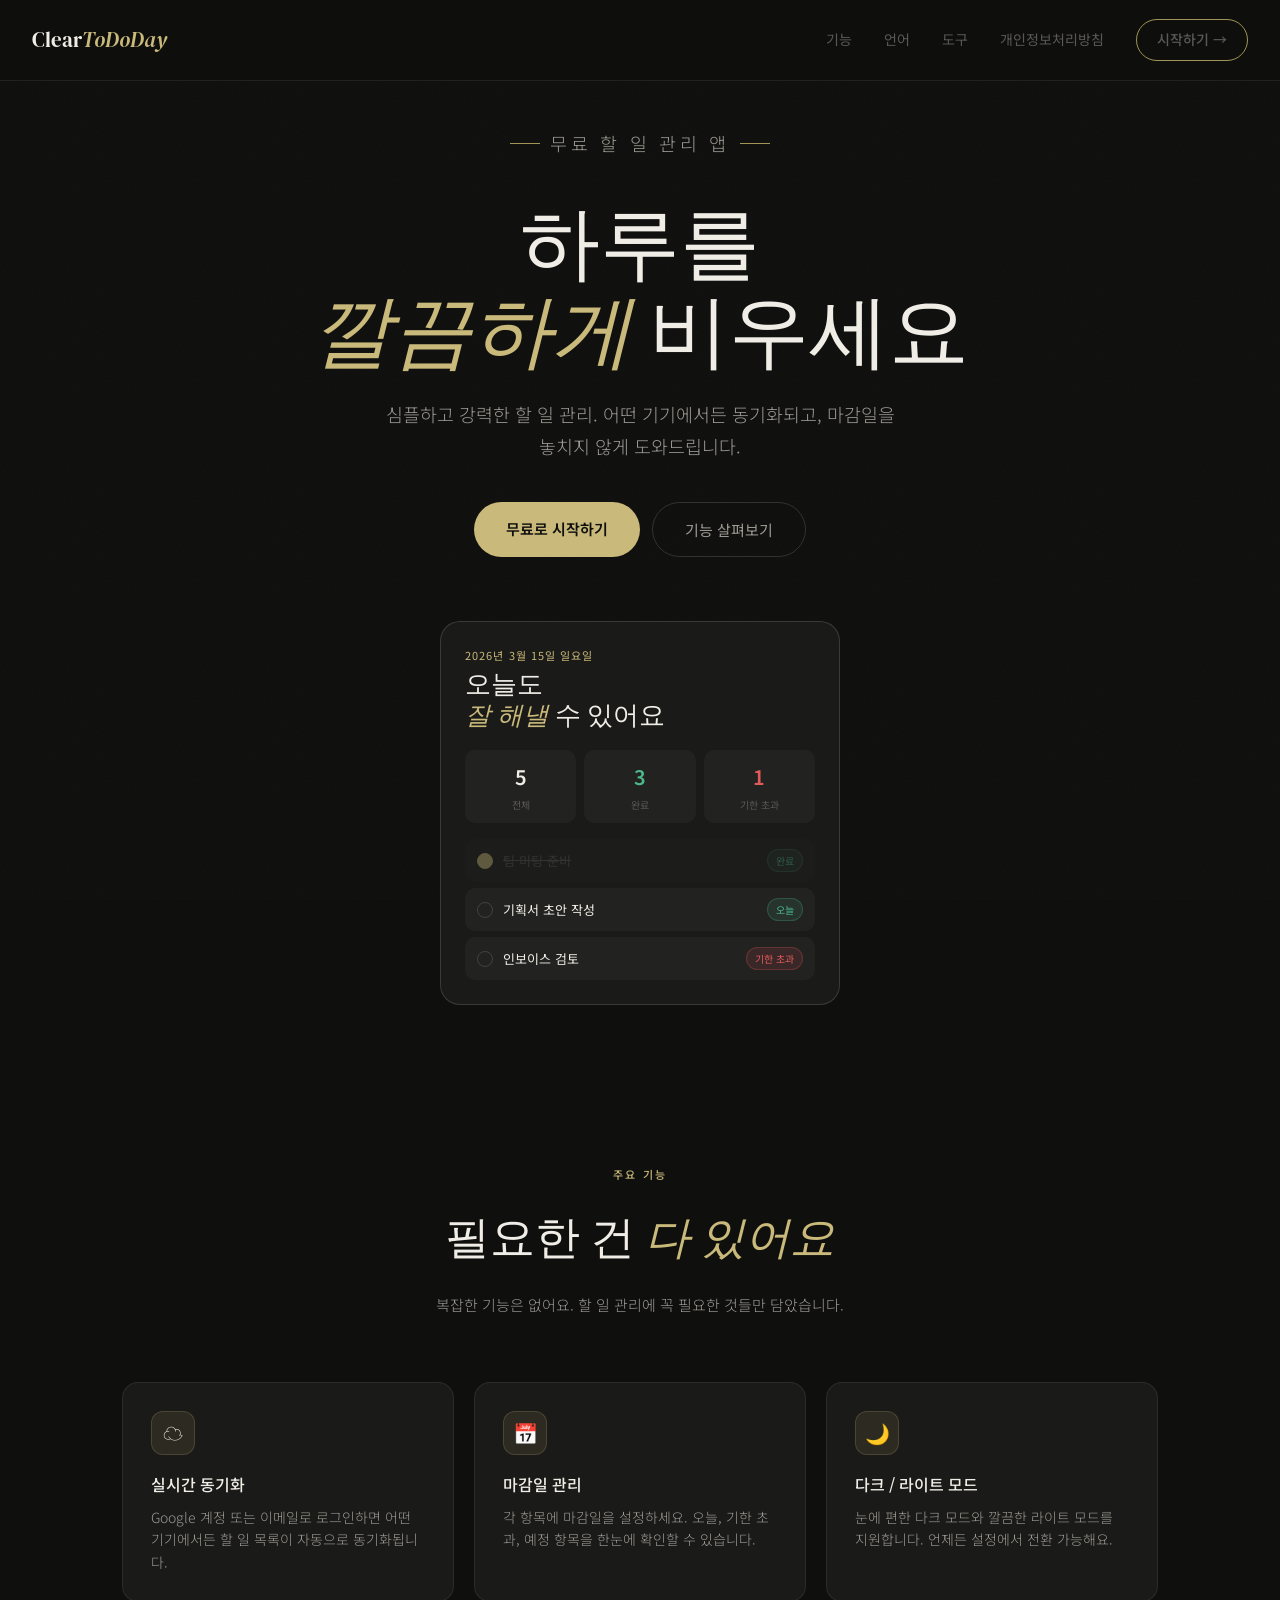
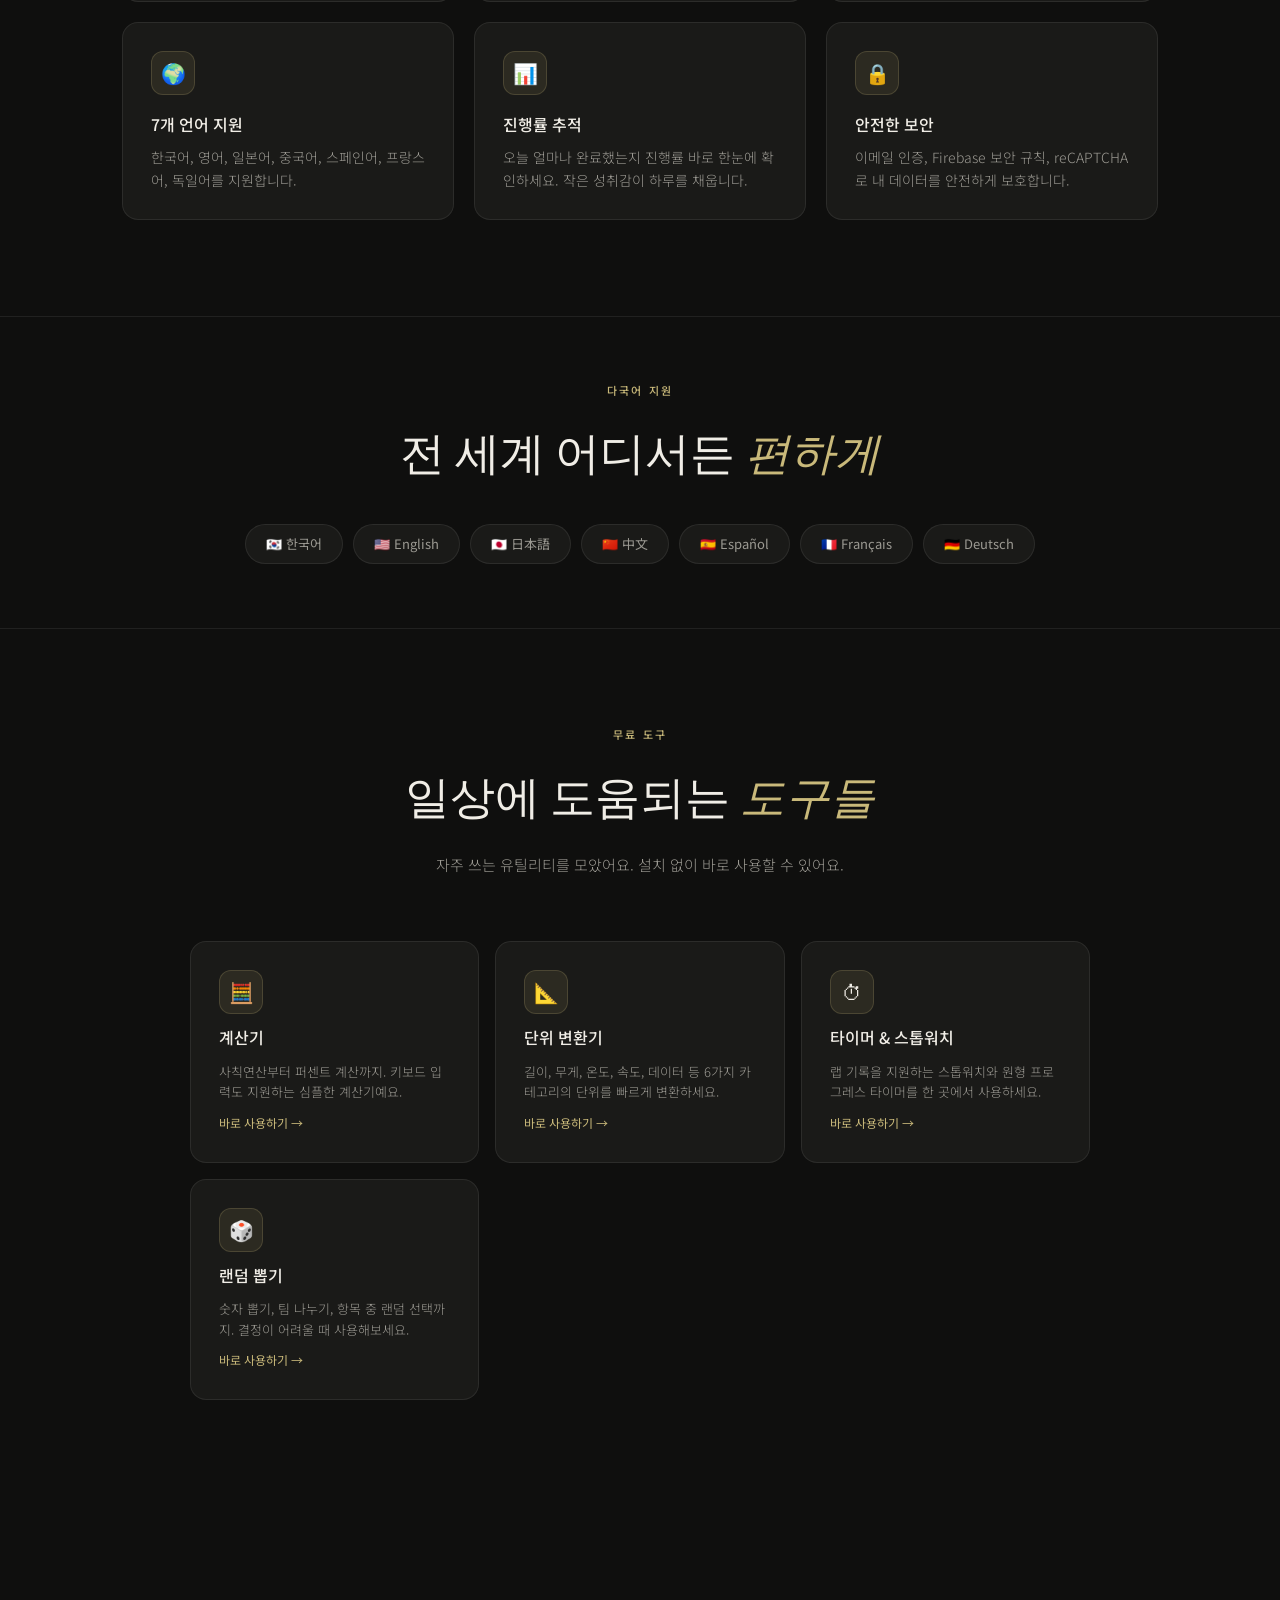
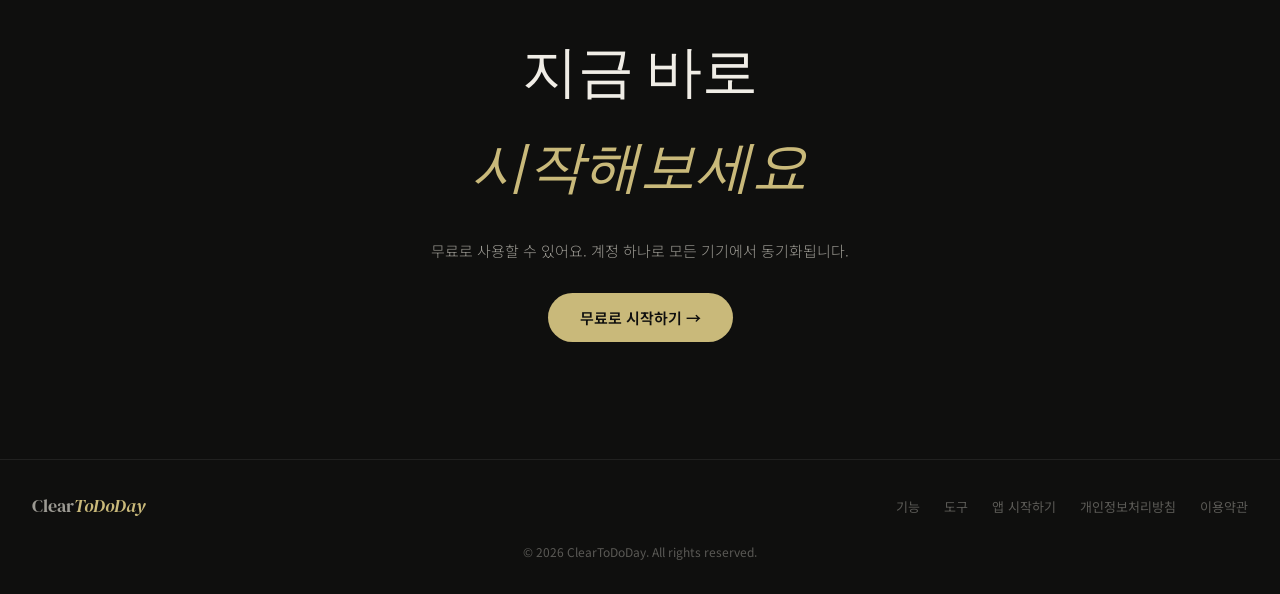
<file: index.html>
<!DOCTYPE html>
<html lang="ko">

<head>
  <meta charset="UTF-8" />
  <meta name="google-site-verification" content="ODh4KFq6x3sOUcUmmAHr5yr3rfyS1LZrikKqAoXolkc" />
  <meta name="viewport" content="width=device-width, initial-scale=1.0" />
  <title>ClearToDoDay — 하루를 깔끔하게 비우는 할 일 관리</title>
  <meta name="description"
    content="ClearToDoDay는 심플하고 강력한 할 일 관리 앱입니다. 어떤 기기에서든 동기화되고, 마감일 관리, 다국어 지원까지 갖춘 무료 서비스입니다." />
  <link rel="preconnect" href="https://fonts.googleapis.com" />
  <link
    href="https://fonts.googleapis.com/css2?family=Noto+Sans+KR:wght@300;400;500;600&family=DM+Serif+Display:ital@0;1&display=swap"
    rel="stylesheet" />
  <style>
    *,
    *::before,
    *::after {
      box-sizing: border-box;
      margin: 0;
      padding: 0;
    }

    :root {
      --bg: #0f0f0e;
      --surface: #1a1a18;
      --surface2: #222220;
      --border: rgba(255, 255, 255, 0.08);
      --border2: rgba(255, 255, 255, 0.14);
      --text: #f0ede6;
      --text2: #9c9a93;
      --text3: #5a5955;
      --accent: #c9b97a;
      --accent2: #a09456;
      --green: #4db88a;
      --red: #e05a5a;
    }

    html {
      font-size: 16px;
      scroll-behavior: smooth;
    }

    body {
      background: var(--bg);
      color: var(--text);
      font-family: 'Noto Sans KR', sans-serif;
      font-weight: 400;
      line-height: 1.7;
    }

    /* 노이즈 텍스처 */
    .noise {
      position: fixed;
      inset: 0;
      pointer-events: none;
      z-index: 0;
      opacity: 0.025;
      background-image: url("data:image/svg+xml,%3Csvg viewBox='0 0 256 256' xmlns='http://www.w3.org/2000/svg'%3E%3Cfilter id='n'%3E%3CfeTurbulence type='fractalNoise' baseFrequency='0.9' numOctaves='4' stitchTiles='stitch'/%3E%3C/filter%3E%3Crect width='100%25' height='100%25' filter='url(%23n)'/%3E%3C/svg%3E");
      background-size: 200px;
    }

    /* 네비게이션 */
    nav {
      position: fixed;
      top: 0;
      left: 0;
      right: 0;
      z-index: 100;
      padding: 1.2rem 2rem;
      display: flex;
      justify-content: space-between;
      align-items: center;
      background: rgba(15, 15, 14, 0.85);
      backdrop-filter: blur(12px);
      border-bottom: 1px solid var(--border);
    }

    .nav-logo {
      font-family: 'DM Serif Display', serif;
      font-size: 1.3rem;
      color: var(--text);
      text-decoration: none;
    }

    .nav-logo em {
      font-style: italic;
      color: var(--accent);
    }

    .nav-links {
      display: flex;
      gap: 2rem;
      align-items: center;
    }

    .nav-links a {
      color: var(--text3);
      text-decoration: none;
      font-size: 14px;
      transition: color 0.15s;
    }

    .nav-links a:hover {
      color: var(--text2);
    }

    .nav-cta {
      padding: 8px 20px;
      border-radius: 99px;
      border: 1px solid var(--accent2);
      background: transparent;
      color: var(--accent);
      font-size: 14px;
      font-weight: 500;
      text-decoration: none;
      transition: all 0.15s;
      font-family: 'Noto Sans KR', sans-serif;
    }

    .nav-cta:hover {
      background: var(--accent2);
      color: #0f0f0e;
    }

    /* 히어로 섹션 */
    .hero {
      min-height: 100vh;
      display: flex;
      flex-direction: column;
      justify-content: center;
      align-items: center;
      text-align: center;
      padding: 8rem 2rem 4rem;
      position: relative;
      z-index: 1;
    }

    .hero-eyebrow {
      font-size: 11px;
      font-weight: 500;
      letter-spacing: 0.2em;
      text-transform: uppercase;
      color: var(--accent);
      margin-bottom: 1.5rem;
      display: flex;
      align-items: center;
      gap: 10px;
    }

    .hero-eyebrow::before,
    .hero-eyebrow::after {
      content: '';
      width: 30px;
      height: 1px;
      background: var(--accent2);
    }

    .hero h1 {
      font-family: 'DM Serif Display', serif;
      font-size: clamp(2.8rem, 7vw, 5rem);
      font-weight: 400;
      line-height: 1.1;
      margin-bottom: 1.5rem;
    }

    .hero h1 em {
      font-style: italic;
      color: var(--accent);
    }

    .hero p {
      font-size: clamp(1rem, 2vw, 1.15rem);
      color: var(--text2);
      max-width: 520px;
      margin: 0 auto 2.5rem;
      font-weight: 300;
    }

    .hero-btns {
      display: flex;
      gap: 12px;
      justify-content: center;
      flex-wrap: wrap;
    }

    .btn-primary {
      padding: 14px 32px;
      border-radius: 99px;
      background: var(--accent);
      border: none;
      color: #0f0f0e;
      font-size: 15px;
      font-weight: 600;
      text-decoration: none;
      transition: all 0.2s;
      font-family: 'Noto Sans KR', sans-serif;
    }

    .btn-primary:hover {
      background: #d4c688;
      transform: translateY(-1px);
    }

    .btn-secondary {
      padding: 14px 32px;
      border-radius: 99px;
      border: 1px solid var(--border2);
      background: transparent;
      color: var(--text2);
      font-size: 15px;
      text-decoration: none;
      transition: all 0.2s;
      font-family: 'Noto Sans KR', sans-serif;
    }

    .btn-secondary:hover {
      border-color: var(--accent2);
      color: var(--accent);
    }

    /* 앱 미리보기 */
    .preview {
      margin-top: 4rem;
      background: var(--surface);
      border: 1px solid var(--border2);
      border-radius: 20px;
      padding: 24px;
      max-width: 400px;
      width: 100%;
      text-align: left;
      animation: float 4s ease-in-out infinite;
    }

    @keyframes float {

      0%,
      100% {
        transform: translateY(0);
      }

      50% {
        transform: translateY(-8px);
      }
    }

    .preview-header {
      margin-bottom: 20px;
    }

    .preview-date {
      font-size: 11px;
      color: var(--accent);
      letter-spacing: 0.1em;
      text-transform: uppercase;
    }

    .preview-title {
      font-family: 'DM Serif Display', serif;
      font-size: 1.6rem;
      line-height: 1.2;
      margin-top: 4px;
    }

    .preview-title em {
      font-style: italic;
      color: var(--accent);
    }

    .preview-stats {
      display: grid;
      grid-template-columns: repeat(3, 1fr);
      gap: 8px;
      margin-bottom: 16px;
    }

    .preview-stat {
      background: var(--surface2);
      border-radius: 10px;
      padding: 10px;
      text-align: center;
    }

    .preview-stat-num {
      font-size: 20px;
      font-weight: 600;
    }

    .preview-stat-lbl {
      font-size: 10px;
      color: var(--text3);
      margin-top: 2px;
    }

    .preview-stat.green .preview-stat-num {
      color: var(--green);
    }

    .preview-stat.red .preview-stat-num {
      color: var(--red);
    }

    .preview-items {
      display: flex;
      flex-direction: column;
      gap: 6px;
    }

    .preview-item {
      background: var(--surface2);
      border-radius: 10px;
      padding: 10px 12px;
      display: flex;
      align-items: center;
      gap: 10px;
    }

    .preview-item.done {
      opacity: 0.4;
    }

    .preview-cb {
      width: 16px;
      height: 16px;
      border-radius: 50%;
      border: 1.5px solid var(--border2);
      flex-shrink: 0;
    }

    .preview-cb.checked {
      background: var(--accent);
      border-color: var(--accent);
    }

    .preview-item-text {
      font-size: 13px;
      flex: 1;
    }

    .preview-item.done .preview-item-text {
      text-decoration: line-through;
      color: var(--text3);
    }

    .preview-tag {
      font-size: 10px;
      padding: 2px 8px;
      border-radius: 99px;
      background: rgba(77, 184, 138, 0.12);
      color: var(--green);
      border: 1px solid rgba(77, 184, 138, 0.25);
    }

    .preview-tag.overdue {
      background: rgba(224, 90, 90, 0.12);
      color: var(--red);
      border-color: rgba(224, 90, 90, 0.25);
    }

    /* 기능 섹션 */
    .features {
      padding: 6rem 2rem;
      max-width: 1100px;
      margin: 0 auto;
      position: relative;
      z-index: 1;
    }

    .section-label {
      font-size: 11px;
      font-weight: 500;
      letter-spacing: 0.2em;
      text-transform: uppercase;
      color: var(--accent);
      text-align: center;
      margin-bottom: 1rem;
    }

    .section-title {
      font-family: 'DM Serif Display', serif;
      font-size: clamp(2rem, 4vw, 2.8rem);
      font-weight: 400;
      text-align: center;
      margin-bottom: 1rem;
    }

    .section-title em {
      font-style: italic;
      color: var(--accent);
    }

    .section-sub {
      text-align: center;
      color: var(--text2);
      font-size: 15px;
      font-weight: 300;
      max-width: 480px;
      margin: 0 auto 4rem;
    }

    .features-grid {
      display: grid;
      grid-template-columns: repeat(auto-fit, minmax(300px, 1fr));
      gap: 20px;
    }

    .feature-card {
      background: var(--surface);
      border: 1px solid var(--border);
      border-radius: 16px;
      padding: 28px;
      transition: border-color 0.2s, transform 0.2s;
    }

    .feature-card:hover {
      border-color: var(--border2);
      transform: translateY(-3px);
    }

    .feature-icon {
      width: 44px;
      height: 44px;
      border-radius: 12px;
      background: rgba(201, 185, 122, 0.1);
      border: 1px solid rgba(201, 185, 122, 0.2);
      display: flex;
      align-items: center;
      justify-content: center;
      font-size: 20px;
      margin-bottom: 16px;
    }

    .feature-card h3 {
      font-size: 16px;
      font-weight: 500;
      margin-bottom: 8px;
    }

    .feature-card p {
      font-size: 14px;
      color: var(--text2);
      font-weight: 300;
      line-height: 1.6;
    }

    /* 언어 섹션 */
    .languages {
      padding: 4rem 2rem;
      text-align: center;
      position: relative;
      z-index: 1;
      border-top: 1px solid var(--border);
    }

    .lang-chips {
      display: flex;
      flex-wrap: wrap;
      gap: 10px;
      justify-content: center;
      margin-top: 2rem;
    }

    .lang-chip {
      padding: 8px 20px;
      border-radius: 99px;
      border: 1px solid var(--border);
      background: var(--surface);
      font-size: 13px;
      color: var(--text2);
    }

    /* 도구 섹션 */
    .tools {
      padding: 6rem 2rem;
      position: relative;
      z-index: 1;
      border-top: 1px solid var(--border);
    }

    .tools-grid {
      display: grid;
      grid-template-columns: repeat(auto-fit, minmax(260px, 1fr));
      gap: 16px;
      max-width: 900px;
      margin: 0 auto;
    }

    .tool-card {
      background: var(--surface);
      border: 1px solid var(--border);
      border-radius: 16px;
      padding: 28px;
      text-decoration: none;
      color: inherit;
      transition: border-color 0.2s, transform 0.2s;
      display: flex;
      flex-direction: column;
      gap: 10px;
    }

    .tool-card:hover {
      border-color: var(--accent2);
      transform: translateY(-3px);
    }

    .tool-icon {
      width: 44px;
      height: 44px;
      border-radius: 12px;
      background: rgba(201, 185, 122, 0.1);
      border: 1px solid rgba(201, 185, 122, 0.2);
      display: flex;
      align-items: center;
      justify-content: center;
      font-size: 20px;
    }

    .tool-card h3 {
      font-size: 16px;
      font-weight: 500;
    }

    .tool-card p {
      font-size: 13px;
      color: var(--text2);
      font-weight: 300;
      line-height: 1.6;
      flex: 1;
    }

    .tool-link {
      font-size: 12px;
      color: var(--accent);
      display: flex;
      align-items: center;
      gap: 4px;
    }

    /* CTA 섹션 */
    .cta-section {
      padding: 8rem 2rem;
      text-align: center;
      position: relative;
      z-index: 1;
    }

    .cta-section h2 {
      font-family: 'DM Serif Display', serif;
      font-size: clamp(2rem, 5vw, 3.5rem);
      font-weight: 400;
      margin-bottom: 1.5rem;
    }

    .cta-section h2 em {
      font-style: italic;
      color: var(--accent);
    }

    .cta-section p {
      color: var(--text2);
      font-weight: 300;
      margin-bottom: 2.5rem;
      font-size: 15px;
    }

    /* 푸터 */
    footer {
      border-top: 1px solid var(--border);
      padding: 2rem;
      display: flex;
      justify-content: space-between;
      align-items: center;
      flex-wrap: wrap;
      gap: 12px;
      position: relative;
      z-index: 1;
    }

    .footer-logo {
      font-family: 'DM Serif Display', serif;
      font-size: 1.1rem;
      color: var(--text2);
      text-decoration: none;
    }

    .footer-logo em {
      font-style: italic;
      color: var(--accent);
    }

    .footer-links {
      display: flex;
      gap: 1.5rem;
    }

    .footer-links a {
      color: var(--text3);
      text-decoration: none;
      font-size: 13px;
      transition: color 0.15s;
    }

    .footer-links a:hover {
      color: var(--text2);
    }

    .footer-copy {
      font-size: 12px;
      color: var(--text3);
      width: 100%;
      text-align: center;
      margin-top: 8px;
    }

    /* 반응형 */
    @media (max-width: 768px) {
      nav {
        padding: 1rem;
      }

      .nav-links a:not(.nav-cta) {
        display: none;
      }

      footer {
        flex-direction: column;
        align-items: flex-start;
      }

      .footer-links {
        flex-wrap: wrap;
        gap: 1rem;
      }
    }
  </style>
  <script async src="https://pagead2.googlesyndication.com/pagead/js/adsbygoogle.js?client=ca-pub-9056831622649802"
    crossorigin="anonymous"></script>

</head>

<body>
  <div class="noise"></div>

  <!-- 네비게이션 -->
  <nav>
    <a href="/" class="nav-logo">Clear<em>ToDoDay</em></a>
    <div class="nav-links">
      <a href="#features">기능</a>
      <a href="#languages">언어</a>
      <a href="#tools">도구</a>
      <a href="privacy.html">개인정보처리방침</a>
      <a href="app/" class="nav-cta">시작하기 →</a>
    </div>
  </nav>

  <!-- 히어로 -->
  <section class="hero">
    <p class="hero-eyebrow">무료 할 일 관리 앱</p>
    <h1>하루를<br /><em>깔끔하게</em> 비우세요</h1>
    <p>심플하고 강력한 할 일 관리. 어떤 기기에서든 동기화되고, 마감일을 놓치지 않게 도와드립니다.</p>
    <div class="hero-btns">
      <a href="app/" class="btn-primary">무료로 시작하기</a>
      <a href="#features" class="btn-secondary">기능 살펴보기</a>
    </div>

    <!-- 앱 미리보기 -->
    <div class="preview">
      <div class="preview-header">
        <div class="preview-date">2026년 3월 15일 일요일</div>
        <div class="preview-title">오늘도<br /><em>잘 해낼</em> 수 있어요</div>
      </div>
      <div class="preview-stats">
        <div class="preview-stat">
          <div class="preview-stat-num">5</div>
          <div class="preview-stat-lbl">전체</div>
        </div>
        <div class="preview-stat green">
          <div class="preview-stat-num">3</div>
          <div class="preview-stat-lbl">완료</div>
        </div>
        <div class="preview-stat red">
          <div class="preview-stat-num">1</div>
          <div class="preview-stat-lbl">기한 초과</div>
        </div>
      </div>
      <div class="preview-items">
        <div class="preview-item done">
          <div class="preview-cb checked"></div>
          <div class="preview-item-text">팀 미팅 준비</div>
          <span class="preview-tag">완료</span>
        </div>
        <div class="preview-item">
          <div class="preview-cb"></div>
          <div class="preview-item-text">기획서 초안 작성</div>
          <span class="preview-tag">오늘</span>
        </div>
        <div class="preview-item">
          <div class="preview-cb"></div>
          <div class="preview-item-text">인보이스 검토</div>
          <span class="preview-tag overdue">기한 초과</span>
        </div>
      </div>
    </div>
  </section>

  <!-- 기능 -->
  <section class="features" id="features">
    <p class="section-label">주요 기능</p>
    <h2 class="section-title">필요한 건 <em>다 있어요</em></h2>
    <p class="section-sub">복잡한 기능은 없어요. 할 일 관리에 꼭 필요한 것들만 담았습니다.</p>
    <div class="features-grid">
      <div class="feature-card">
        <div class="feature-icon">☁️</div>
        <h3>실시간 동기화</h3>
        <p>Google 계정 또는 이메일로 로그인하면 어떤 기기에서든 할 일 목록이 자동으로 동기화됩니다.</p>
      </div>
      <div class="feature-card">
        <div class="feature-icon">📅</div>
        <h3>마감일 관리</h3>
        <p>각 항목에 마감일을 설정하세요. 오늘, 기한 초과, 예정 항목을 한눈에 확인할 수 있습니다.</p>
      </div>
      <div class="feature-card">
        <div class="feature-icon">🌙</div>
        <h3>다크 / 라이트 모드</h3>
        <p>눈에 편한 다크 모드와 깔끔한 라이트 모드를 지원합니다. 언제든 설정에서 전환 가능해요.</p>
      </div>
      <div class="feature-card">
        <div class="feature-icon">🌍</div>
        <h3>7개 언어 지원</h3>
        <p>한국어, 영어, 일본어, 중국어, 스페인어, 프랑스어, 독일어를 지원합니다.</p>
      </div>
      <div class="feature-card">
        <div class="feature-icon">📊</div>
        <h3>진행률 추적</h3>
        <p>오늘 얼마나 완료했는지 진행률 바로 한눈에 확인하세요. 작은 성취감이 하루를 채웁니다.</p>
      </div>
      <div class="feature-card">
        <div class="feature-icon">🔒</div>
        <h3>안전한 보안</h3>
        <p>이메일 인증, Firebase 보안 규칙, reCAPTCHA로 내 데이터를 안전하게 보호합니다.</p>
      </div>
    </div>
  </section>

  <!-- 언어 -->
  <section class="languages" id="languages">
    <p class="section-label">다국어 지원</p>
    <h2 class="section-title">전 세계 어디서든 <em>편하게</em></h2>
    <div class="lang-chips">
      <span class="lang-chip">🇰🇷 한국어</span>
      <span class="lang-chip">🇺🇸 English</span>
      <span class="lang-chip">🇯🇵 日本語</span>
      <span class="lang-chip">🇨🇳 中文</span>
      <span class="lang-chip">🇪🇸 Español</span>
      <span class="lang-chip">🇫🇷 Français</span>
      <span class="lang-chip">🇩🇪 Deutsch</span>
    </div>
  </section>

  <!-- 도구 -->
  <section class="tools" id="tools">
    <p class="section-label">무료 도구</p>
    <h2 class="section-title">일상에 도움되는 <em>도구들</em></h2>
    <p class="section-sub">자주 쓰는 유틸리티를 모았어요. 설치 없이 바로 사용할 수 있어요.</p>
    <div class="tools-grid">
      <a href="/calculator" class="tool-card">
        <div class="tool-icon">🧮</div>
        <h3>계산기</h3>
        <p>사칙연산부터 퍼센트 계산까지. 키보드 입력도 지원하는 심플한 계산기예요.</p>
        <span class="tool-link">바로 사용하기 →</span>
      </a>
      <a href="/converter" class="tool-card">
        <div class="tool-icon">📐</div>
        <h3>단위 변환기</h3>
        <p>길이, 무게, 온도, 속도, 데이터 등 6가지 카테고리의 단위를 빠르게 변환하세요.</p>
        <span class="tool-link">바로 사용하기 →</span>
      </a>
      <a href="/timer" class="tool-card">
        <div class="tool-icon">⏱</div>
        <h3>타이머 & 스톱워치</h3>
        <p>랩 기록을 지원하는 스톱워치와 원형 프로그레스 타이머를 한 곳에서 사용하세요.</p>
        <span class="tool-link">바로 사용하기 →</span>
      </a>
      <a href="/random" class="tool-card">
        <div class="tool-icon">🎲</div>
        <h3>랜덤 뽑기</h3>
        <p>숫자 뽑기, 팀 나누기, 항목 중 랜덤 선택까지. 결정이 어려울 때 사용해보세요.</p>
        <span class="tool-link">바로 사용하기 →</span>
      </a>
    </div>
  </section>

  <!-- CTA -->
  <section class="cta-section">
    <h2>지금 바로<br /><em>시작해보세요</em></h2>
    <p>무료로 사용할 수 있어요. 계정 하나로 모든 기기에서 동기화됩니다.</p>
    <a href="app/" class="btn-primary">무료로 시작하기 →</a>
  </section>

  <!-- 푸터 -->
  <footer>
    <a href="/" class="footer-logo">Clear<em>ToDoDay</em></a>
    <div class="footer-links">
      <a href="#features">기능</a>
      <a href="#tools">도구</a>
      <a href="app/">앱 시작하기</a>
      <a href="privacy.html">개인정보처리방침</a>
      <a href="terms.html">이용약관</a>
    </div>
    <p class="footer-copy">© 2026 ClearToDoDay. All rights reserved.</p>
  </footer>
</body>

</html>
</file>
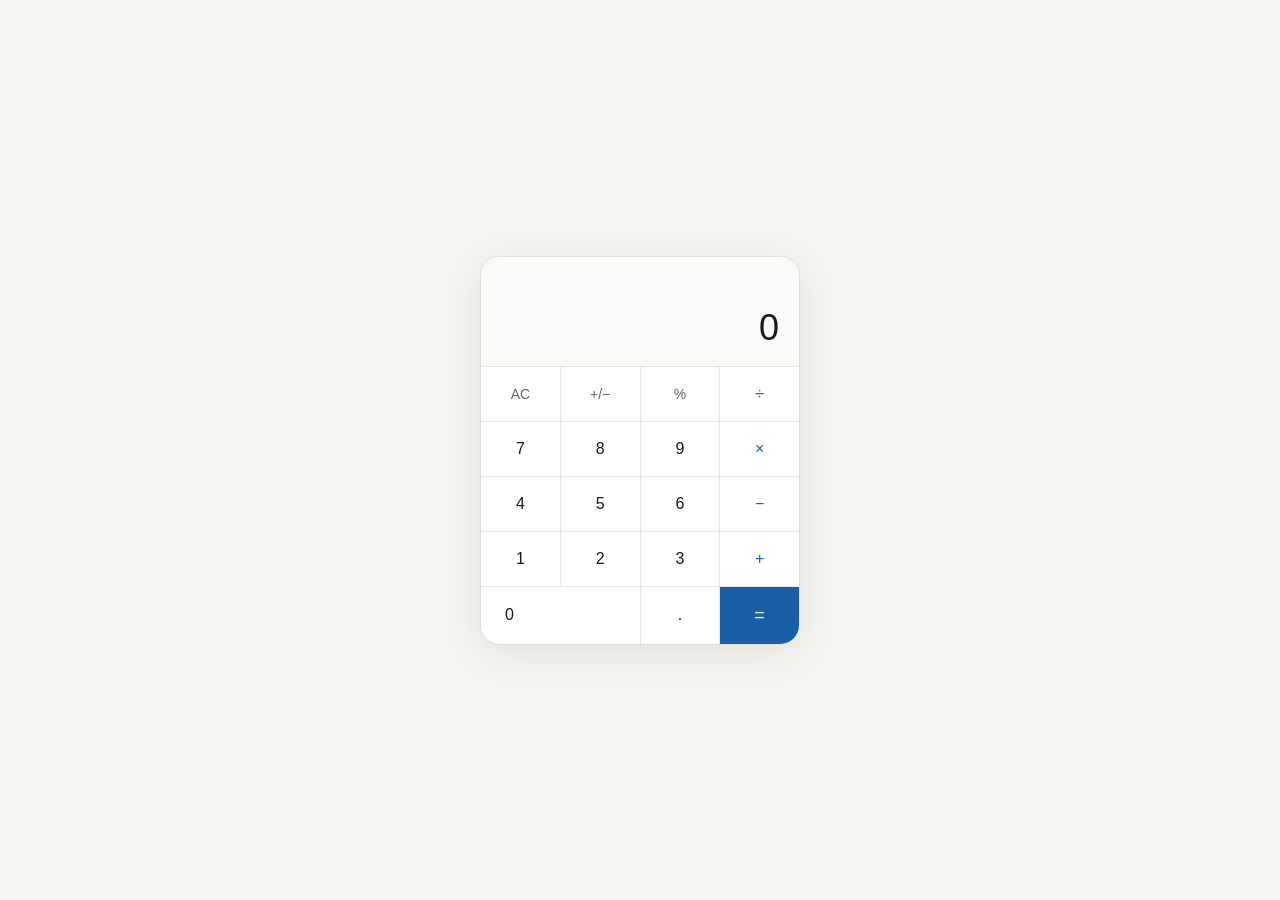
<file: calculator/index.html>
<!DOCTYPE html>
<html lang="ko">
<head>
  <meta charset="UTF-8" />
  <meta name="viewport" content="width=device-width, initial-scale=1.0" />
  <title>계산기</title>
  <meta name="description" content="무료 온라인 계산기. 사칙연산, 퍼센트 계산까지 키보드 입력을 지원하는 심플한 계산기입니다."/>
  <meta property="og:title" content="계산기 — ClearToDoDay"/>
  <meta property="og:description" content="무료 온라인 계산기. 사칙연산, 퍼센트 계산까지 키보드 입력을 지원합니다."/>
  <meta property="og:url" content="https://cleartododay.com/calculator/"/>
  <style>
    *, *::before, *::after { box-sizing: border-box; margin: 0; padding: 0; }

    body {
      min-height: 100vh;
      display: flex;
      align-items: center;
      justify-content: center;
      background: #f5f4f0;
      font-family: -apple-system, BlinkMacSystemFont, 'Segoe UI', sans-serif;
    }

    .calc {
      width: 320px;
      background: #ffffff;
      border: 1px solid #e0ddd5;
      border-radius: 20px;
      overflow: hidden;
      box-shadow: 0 8px 40px rgba(0,0,0,0.08);
    }

    .display {
      padding: 1.5rem 1.25rem 1rem;
      min-height: 110px;
      display: flex;
      flex-direction: column;
      justify-content: flex-end;
      align-items: flex-end;
      gap: 4px;
      background: #fafaf8;
      border-bottom: 1px solid #e8e6df;
    }

    .expr {
      font-size: 13px;
      color: #aaa89e;
      min-height: 18px;
      word-break: break-all;
      text-align: right;
    }

    .result {
      font-size: 36px;
      font-weight: 500;
      color: #1a1a18;
      word-break: break-all;
      text-align: right;
      line-height: 1.2;
    }

    .grid {
      display: grid;
      grid-template-columns: repeat(4, 1fr);
      gap: 1px;
      background: #e8e6df;
    }

    .btn {
      background: #ffffff;
      border: none;
      cursor: pointer;
      font-size: 16px;
      font-weight: 400;
      color: #1a1a18;
      padding: 18px 8px;
      text-align: center;
      transition: background 0.1s;
      user-select: none;
    }

    .btn:hover { background: #f5f4f0; }
    .btn:active { background: #e8e6df; transform: scale(0.97); }

    .btn.op { color: #185FA5; font-weight: 500; }
    .btn.fn { color: #666460; font-size: 14px; }

    .btn.eq {
      background: #185FA5;
      color: #E6F1FB;
      font-size: 18px;
    }
    .btn.eq:hover { background: #378ADD; }
    .btn.eq:active { background: #0C447C; transform: scale(0.97); }

    .btn.zero {
      grid-column: span 2;
      text-align: left;
      padding-left: 24px;
    }

    @media (prefers-color-scheme: dark) {
      body { background: #1a1a18; }
      .calc { background: #2c2c2a; border-color: #3a3a38; box-shadow: 0 8px 40px rgba(0,0,0,0.4); }
      .display { background: #242422; border-color: #3a3a38; }
      .expr { color: #666460; }
      .result { color: #f0ede6; }
      .grid { background: #1a1a18; }
      .btn { background: #2c2c2a; color: #f0ede6; }
      .btn:hover { background: #363634; }
      .btn:active { background: #404040; }
      .btn.fn { color: #aaa89e; }
    }
  </style>
</head>
<body>
  <div class="calc">
    <div class="display">
      <div class="expr" id="expr"></div>
      <div class="result" id="result">0</div>
    </div>
    <div class="grid">
      <button class="btn fn" data-action="ac">AC</button>
      <button class="btn fn" data-action="sign">+/−</button>
      <button class="btn fn" data-action="pct">%</button>
      <button class="btn op" data-action="op" data-val="÷">÷</button>
      <button class="btn" data-action="num" data-val="7">7</button>
      <button class="btn" data-action="num" data-val="8">8</button>
      <button class="btn" data-action="num" data-val="9">9</button>
      <button class="btn op" data-action="op" data-val="×">×</button>
      <button class="btn" data-action="num" data-val="4">4</button>
      <button class="btn" data-action="num" data-val="5">5</button>
      <button class="btn" data-action="num" data-val="6">6</button>
      <button class="btn op" data-action="op" data-val="−">−</button>
      <button class="btn" data-action="num" data-val="1">1</button>
      <button class="btn" data-action="num" data-val="2">2</button>
      <button class="btn" data-action="num" data-val="3">3</button>
      <button class="btn op" data-action="op" data-val="+">+</button>
      <button class="btn zero" data-action="num" data-val="0">0</button>
      <button class="btn" data-action="dot">.</button>
      <button class="btn eq" data-action="eq">=</button>
    </div>
  </div>

  <script>
    let cur = '0', prev = '', op = '', freshNum = false;
    const rd = document.getElementById('result');
    const ex = document.getElementById('expr');

    function fmt(n) {
      if (isNaN(n) || !isFinite(n)) return 'Error';
      let s = parseFloat(n.toPrecision(12)).toString();
      let [int, dec] = s.split('.');
      int = int.replace(/\B(?=(\d{3})+(?!\d))/g, ',');
      return dec ? int + '.' + dec : int;
    }

    function calculate(a, b, o) {
      a = parseFloat(a); b = parseFloat(b);
      if (o === '+') return a + b;
      if (o === '−') return a - b;
      if (o === '×') return a * b;
      if (o === '÷') return b === 0 ? NaN : a / b;
      return b;
    }

    document.querySelectorAll('.btn').forEach(btn => {
      btn.addEventListener('click', () => {
        const action = btn.dataset.action;
        if (action === 'num') {
          const v = btn.dataset.val;
          if (freshNum || cur === '0') { cur = v; freshNum = false; }
          else cur = cur.length < 12 ? cur + v : cur;
        } else if (action === 'dot') {
          if (freshNum) { cur = '0.'; freshNum = false; }
          else if (!cur.includes('.')) cur += '.';
        } else if (action === 'op') {
          const v = btn.dataset.val;
          if (op && !freshNum) { cur = String(calculate(prev, cur, op)); }
          prev = cur; op = v; freshNum = true;
          ex.textContent = fmt(parseFloat(prev)) + ' ' + op;
          rd.textContent = fmt(parseFloat(cur));
          return;
        } else if (action === 'eq') {
          if (!op) return;
          const res = calculate(prev, cur, op);
          ex.textContent = fmt(parseFloat(prev)) + ' ' + op + ' ' + fmt(parseFloat(cur)) + ' =';
          cur = String(res); op = ''; prev = ''; freshNum = true;
          rd.textContent = fmt(parseFloat(cur));
          return;
        } else if (action === 'ac') {
          cur = '0'; prev = ''; op = ''; freshNum = false;
          ex.textContent = '';
        } else if (action === 'sign') {
          cur = String(parseFloat(cur) * -1);
        } else if (action === 'pct') {
          cur = String(parseFloat(cur) / 100);
        }
        rd.textContent = fmt(parseFloat(cur));
        if (!op) ex.textContent = '';
      });
    });

    document.addEventListener('keydown', e => {
      const map = {
        '0':'0','1':'1','2':'2','3':'3','4':'4',
        '5':'5','6':'6','7':'7','8':'8','9':'9',
        '.':'.','Enter':'eq','=':'eq',
        '+':'+','-':'−','*':'×','/':'÷',
        'Backspace':'ac','Escape':'ac','%':'pct'
      };
      const k = map[e.key];
      if (!k) return;
      e.preventDefault();
      let sel;
      if ('0123456789'.includes(k)) sel = document.querySelector(`.btn[data-action="num"][data-val="${k}"]`);
      else if (k === '.') sel = document.querySelector('.btn[data-action="dot"]');
      else if (k === 'eq') sel = document.querySelector('.btn[data-action="eq"]');
      else if (['+','−','×','÷'].includes(k)) sel = document.querySelector(`.btn[data-action="op"][data-val="${k}"]`);
      else if (k === 'ac') sel = document.querySelector('.btn[data-action="ac"]');
      else if (k === 'pct') sel = document.querySelector('.btn[data-action="pct"]');
      if (sel) sel.click();
    });
  </script>
</body>
</html>
</file>
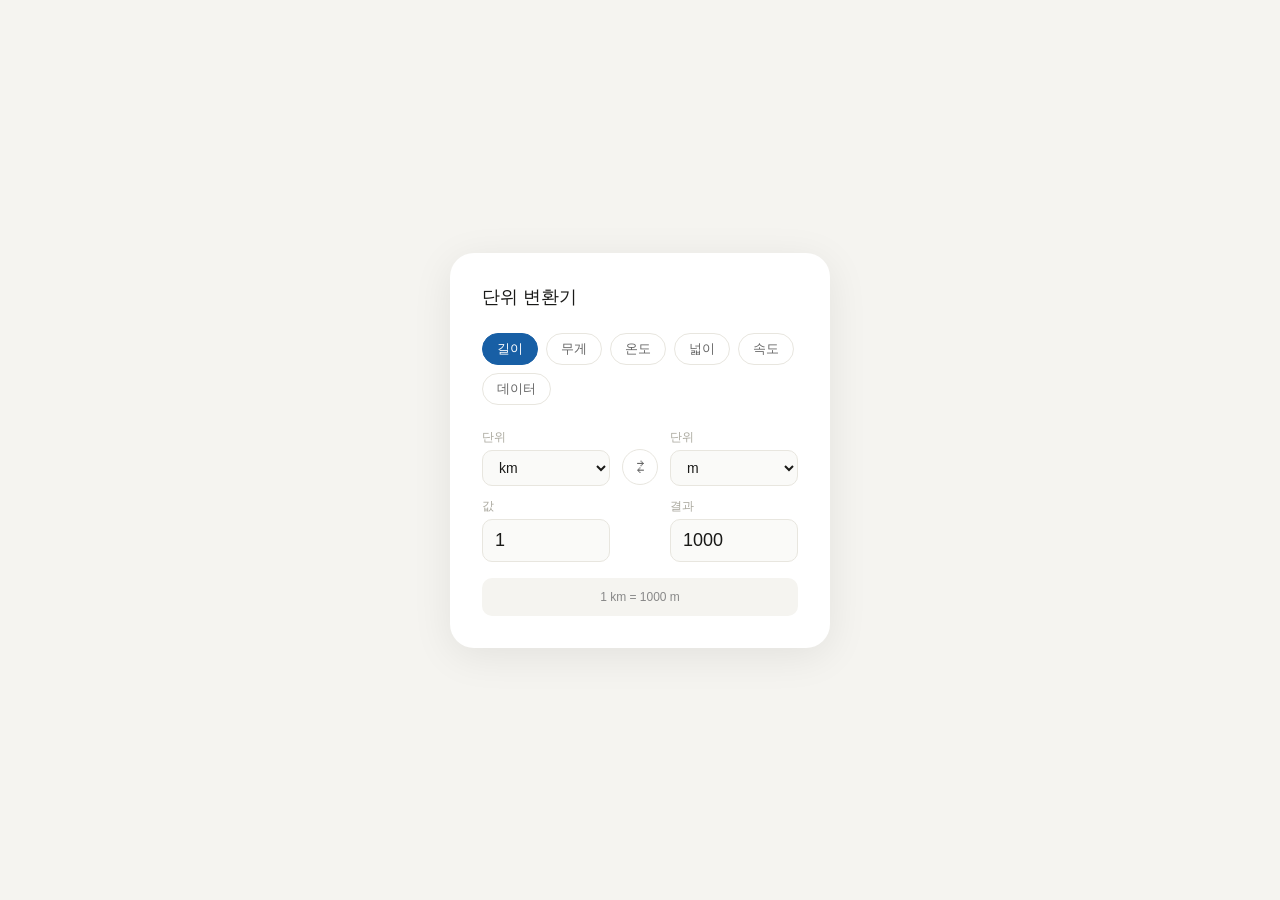
<file: converter/index.html>
<!DOCTYPE html>
<html lang="ko">
<head>
<meta charset="UTF-8"/>
<meta name="viewport" content="width=device-width,initial-scale=1.0"/>
<title>단위 변환기</title>
<meta name="description" content="무료 단위 변환기. 길이, 무게, 온도, 넓이, 속도, 데이터 6가지 카테고리를 빠르게 변환하세요."/>
<meta property="og:title" content="단위 변환기 — ClearToDoDay"/>
<meta property="og:description" content="길이, 무게, 온도, 넓이, 속도, 데이터를 빠르게 변환하는 무료 단위 변환기입니다."/>
<meta property="og:url" content="https://cleartododay.com/converter/"/>
<style>
*{box-sizing:border-box;margin:0;padding:0}
body{min-height:100vh;display:flex;align-items:center;justify-content:center;background:#f5f4f0;font-family:-apple-system,BlinkMacSystemFont,'Segoe UI',sans-serif}
.app{width:380px;background:#fff;border-radius:24px;box-shadow:0 8px 40px rgba(0,0,0,0.08);padding:2rem}
h1{font-size:18px;font-weight:500;color:#1a1a18;margin-bottom:1.5rem}
.cats{display:flex;flex-wrap:wrap;gap:8px;margin-bottom:1.5rem}
.cat{padding:6px 14px;border-radius:50px;border:1px solid #e8e6df;background:#fff;font-size:13px;color:#666;cursor:pointer;transition:all 0.15s}
.cat.active{background:#185FA5;color:#fff;border-color:#185FA5}
.row{display:flex;align-items:center;gap:12px;margin-bottom:12px}
.field{flex:1;display:flex;flex-direction:column;gap:4px}
.field label{font-size:12px;color:#aaa89e}
.field input{width:100%;padding:10px 12px;border:1px solid #e8e6df;border-radius:10px;font-size:18px;font-weight:300;color:#1a1a18;outline:none;background:#fafaf8;transition:border 0.15s}
.field input:focus{border-color:#185FA5;background:#fff}
.field select{width:100%;padding:8px 12px;border:1px solid #e8e6df;border-radius:10px;font-size:14px;color:#1a1a18;outline:none;background:#fafaf8;cursor:pointer}
.swap{background:none;border:1px solid #e8e6df;border-radius:50%;width:36px;height:36px;cursor:pointer;font-size:18px;color:#666;display:flex;align-items:center;justify-content:center;flex-shrink:0;transition:all 0.15s;margin-top:20px}
.swap:hover{background:#f0ede6;transform:rotate(180deg)}
.formula{margin-top:1rem;padding:12px;background:#f5f4f0;border-radius:10px;font-size:12px;color:#888;text-align:center}
@media(prefers-color-scheme:dark){
  body{background:#1a1a18}
  .app{background:#2c2c2a;box-shadow:0 8px 40px rgba(0,0,0,0.4)}
  h1{color:#f0ede6}
  .cat{background:#3a3a38;border-color:#3a3a38;color:#aaa89e}
  .field input,.field select{background:#242422;border-color:#3a3a38;color:#f0ede6}
  .field input:focus{background:#2c2c2a}
  .swap{border-color:#3a3a38;color:#aaa89e}
  .swap:hover{background:#3a3a38}
  .formula{background:#242422;color:#666}
}
</style>
</head>
<body>
<div class="app">
  <h1>단위 변환기</h1>
  <div class="cats" id="cats"></div>
  <div class="row">
    <div class="field">
      <label>단위</label>
      <select id="from-unit" onchange="convert('from')"></select>
    </div>
    <button class="swap" onclick="swapUnits()">⇄</button>
    <div class="field">
      <label>단위</label>
      <select id="to-unit" onchange="convert('from')"></select>
    </div>
  </div>
  <div class="row">
    <div class="field">
      <label>값</label>
      <input type="number" id="from-val" value="1" oninput="convert('from')"/>
    </div>
    <div style="width:36px;flex-shrink:0;margin-top:20px"></div>
    <div class="field">
      <label>결과</label>
      <input type="number" id="to-val" oninput="convert('to')"/>
    </div>
  </div>
  <div class="formula" id="formula"></div>
</div>
<script>
const cats={
  '길이':{units:['km','m','cm','mm','마일','야드','피트','인치'],toBase:{km:1000,m:1,cm:0.01,mm:0.001,'마일':1609.344,'야드':0.9144,'피트':0.3048,'인치':0.0254}},
  '무게':{units:['톤','kg','g','mg','파운드','온스'],toBase:{'톤':1000000,kg:1000,g:1,mg:0.001,'파운드':453.592,'온스':28.3495}},
  '온도':{units:['°C','°F','K'],special:true},
  '넓이':{units:['km²','m²','cm²','피트²','인치²','에이커','평'],toBase:{'km²':1e6,'m²':1,'cm²':0.0001,'피트²':0.092903,'인치²':0.00064516,'에이커':4046.86,'평':3.30579}},
  '속도':{units:['m/s','km/h','mph','노트'],toBase:{'m/s':1,'km/h':1/3.6,'mph':0.44704,'노트':0.514444}},
  '데이터':{units:['bit','Byte','KB','MB','GB','TB'],toBase:{bit:1,Byte:8,KB:8192,MB:8388608,GB:8589934592,TB:8796093022208}},
};

let curCat='길이';

function buildCats(){
  const el=document.getElementById('cats');
  Object.keys(cats).forEach(c=>{
    const b=document.createElement('button');
    b.className='cat'+(c===curCat?' active':'');
    b.textContent=c;
    b.onclick=()=>{curCat=c;document.querySelectorAll('.cat').forEach(x=>x.classList.remove('active'));b.classList.add('active');buildUnits();convert('from');};
    el.appendChild(b);
  });
}

function buildUnits(){
  const units=cats[curCat].units;
  ['from-unit','to-unit'].forEach((id,i)=>{
    const sel=document.getElementById(id);
    sel.innerHTML='';
    units.forEach((u,j)=>{const o=document.createElement('option');o.value=u;o.textContent=u;if(j===(i===0?0:1))o.selected=true;sel.appendChild(o);});
  });
}

function convert(dir){
  const cat=cats[curCat];
  const fu=document.getElementById('from-unit').value;
  const tu=document.getElementById('to-unit').value;
  const fv=parseFloat(document.getElementById('from-val').value);
  const tv=parseFloat(document.getElementById('to-val').value);
  let result;
  if(cat.special){
    const v=dir==='from'?fv:tv;
    const from=dir==='from'?fu:tu;
    const to=dir==='from'?tu:fu;
    result=convertTemp(v,from,to);
    if(dir==='from')document.getElementById('to-val').value=fmt(result);
    else document.getElementById('from-val').value=fmt(result);
  }else{
    if(dir==='from'){
      const base=fv*cat.toBase[fu];
      result=base/cat.toBase[tu];
      document.getElementById('to-val').value=fmt(result);
    }else{
      const base=tv*cat.toBase[tu];
      result=base/cat.toBase[fu];
      document.getElementById('from-val').value=fmt(result);
    }
  }
  document.getElementById('formula').textContent=`1 ${fu} = ${fmt(cat.special?convertTemp(1,fu,tu):cat.toBase[fu]/cat.toBase[tu])} ${tu}`;
}

function convertTemp(v,from,to){
  let c;
  if(from==='°C')c=v;
  else if(from==='°F')c=(v-32)*5/9;
  else c=v-273.15;
  if(to==='°C')return c;
  if(to==='°F')return c*9/5+32;
  return c+273.15;
}

function fmt(n){
  if(isNaN(n))return '';
  if(Math.abs(n)>=1e9||Math.abs(n)<1e-6&&n!==0)return n.toExponential(4);
  return parseFloat(n.toPrecision(8)).toString();
}

function swapUnits(){
  const f=document.getElementById('from-unit'),t=document.getElementById('to-unit');
  const fv=f.value,tv=t.value;
  f.value=tv;t.value=fv;
  convert('from');
}

buildCats();buildUnits();convert('from');
</script>
</body>
</html>
</file>
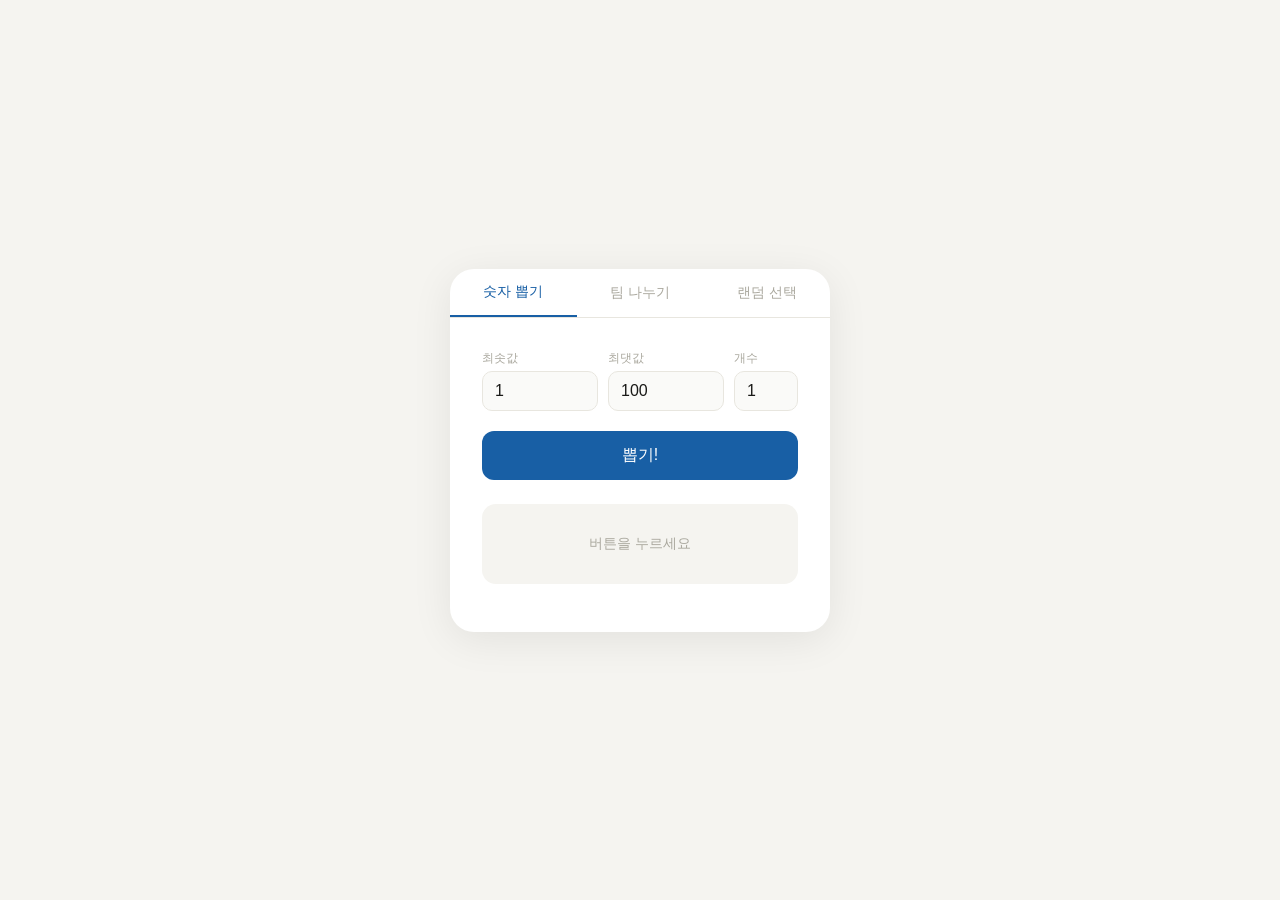
<file: random/index.html>
<!DOCTYPE html>
<html lang="ko">
<head>
<meta charset="UTF-8"/>
<meta name="viewport" content="width=device-width,initial-scale=1.0"/>
<title>랜덤 뽑기</title>
  <meta name="description" content="무료 랜덤 뽑기. 숫자 뽑기, 팀 나누기, 항목 중 랜덤 선택까지 결정이 어려울 때 사용하세요."/>
<meta property="og:title" content="랜덤 뽑기 — ClearToDoDay"/>
<meta property="og:description" content="숫자 뽑기, 팀 나누기, 항목 랜덤 선택을 한 곳에서. 무료로 바로 사용하세요."/>
<meta property="og:url" content="https://cleartododay.com/random/"/>
<style>
*{box-sizing:border-box;margin:0;padding:0}
body{min-height:100vh;display:flex;align-items:center;justify-content:center;background:#f5f4f0;font-family:-apple-system,BlinkMacSystemFont,'Segoe UI',sans-serif}
.app{width:380px;background:#fff;border-radius:24px;box-shadow:0 8px 40px rgba(0,0,0,0.08);overflow:hidden}
.tabs{display:flex;border-bottom:1px solid #e8e6df}
.tab{flex:1;padding:14px;text-align:center;font-size:14px;font-weight:500;color:#aaa89e;cursor:pointer;border:none;background:none;transition:all 0.2s}
.tab.active{color:#185FA5;border-bottom:2px solid #185FA5}
.panel{display:none;padding:2rem}
.panel.active{display:block}
label{font-size:12px;color:#aaa89e;display:block;margin-bottom:4px}
.row{display:flex;gap:10px;align-items:flex-end;margin-bottom:1rem}
input[type=number],input[type=text]{width:100%;padding:10px 12px;border:1px solid #e8e6df;border-radius:10px;font-size:16px;color:#1a1a18;outline:none;background:#fafaf8}
input:focus{border-color:#185FA5;background:#fff}
.btn{width:100%;padding:14px;border-radius:12px;border:none;background:#185FA5;color:#fff;font-size:16px;font-weight:500;cursor:pointer;transition:all 0.15s;margin-top:4px}
.btn:hover{background:#378ADD}
.btn:active{transform:scale(0.98)}
.result-box{margin-top:1.5rem;background:#f5f4f0;border-radius:14px;padding:1.5rem;text-align:center;min-height:80px;display:flex;align-items:center;justify-content:center;flex-direction:column;gap:8px}
.big-num{font-size:56px;font-weight:300;color:#185FA5;line-height:1}
.result-label{font-size:12px;color:#aaa89e}
.history{margin-top:1rem;max-height:100px;overflow-y:auto;display:flex;flex-wrap:wrap;gap:6px}
.hist-tag{padding:4px 10px;background:#e8f0fb;color:#185FA5;border-radius:50px;font-size:12px}
.name-input-row{display:flex;gap:8px;margin-bottom:8px}
.name-input-row input{flex:1}
.add-btn{padding:10px 14px;border:1px solid #e8e6df;border-radius:10px;background:#fff;font-size:18px;cursor:pointer;color:#185FA5;transition:background 0.15s}
.add-btn:hover{background:#f0ede6}
.tags{display:flex;flex-wrap:wrap;gap:6px;min-height:36px;margin-bottom:1rem}
.tag{padding:6px 12px;background:#f0ede6;border-radius:50px;font-size:13px;color:#444;display:flex;align-items:center;gap:6px;cursor:default}
.tag button{background:none;border:none;color:#aaa;cursor:pointer;font-size:14px;line-height:1;padding:0}
.teams-result{margin-top:1rem}
.team-card{background:#f5f4f0;border-radius:12px;padding:1rem;margin-bottom:10px}
.team-title{font-size:12px;font-weight:500;color:#185FA5;margin-bottom:8px}
.team-members{display:flex;flex-wrap:wrap;gap:6px}
.member{padding:4px 10px;background:#fff;border-radius:50px;font-size:13px;color:#444;border:1px solid #e8e6df}
@media(prefers-color-scheme:dark){
  body{background:#1a1a18}
  .app{background:#2c2c2a;box-shadow:0 8px 40px rgba(0,0,0,0.4)}
  .tabs{border-color:#3a3a38}
  input[type=number],input[type=text]{background:#242422;border-color:#3a3a38;color:#f0ede6}
  input:focus{background:#2c2c2a}
  .result-box{background:#242422}
  .tag{background:#3a3a38;color:#d0cdc6}
  .hist-tag{background:#1a2a3a;color:#85B7EB}
  .team-card{background:#242422}
  .member{background:#3a3a38;border-color:#3a3a38;color:#d0cdc6}
  .add-btn{background:#3a3a38;border-color:#3a3a38;color:#85B7EB}
}
</style>
</head>
<body>
<div class="app">
  <div class="tabs">
    <button class="tab active" onclick="showTab('num')">숫자 뽑기</button>
    <button class="tab" onclick="showTab('team')">팀 나누기</button>
    <button class="tab" onclick="showTab('pick')">랜덤 선택</button>
  </div>

  <!-- 숫자 뽑기 -->
  <div class="panel active" id="panel-num">
    <div class="row">
      <div style="flex:1"><label>최솟값</label><input type="number" id="n-min" value="1"/></div>
      <div style="flex:1"><label>최댓값</label><input type="number" id="n-max" value="100"/></div>
      <div><label>개수</label><input type="number" id="n-count" value="1" min="1" style="width:64px"/></div>
    </div>
    <button class="btn" onclick="pickNum()">뽑기!</button>
    <div class="result-box" id="num-result"><span style="color:#aaa89e;font-size:14px">버튼을 누르세요</span></div>
    <div class="history" id="num-history"></div>
  </div>

  <!-- 팀 나누기 -->
  <div class="panel" id="panel-team">
    <div class="name-input-row">
      <input type="text" id="team-name-input" placeholder="이름 입력" onkeydown="if(event.key==='Enter')addName()"/>
      <button class="add-btn" onclick="addName()">+</button>
    </div>
    <div class="tags" id="name-tags"></div>
    <div class="row">
      <div style="flex:1"><label>팀 수</label><input type="number" id="team-count" value="2" min="2"/></div>
    </div>
    <button class="btn" onclick="makeTeams()">팀 나누기!</button>
    <div class="teams-result" id="teams-result"></div>
  </div>

  <!-- 랜덤 선택 -->
  <div class="panel" id="panel-pick">
    <div class="name-input-row">
      <input type="text" id="pick-input" placeholder="항목 입력" onkeydown="if(event.key==='Enter')addItem()"/>
      <button class="add-btn" onclick="addItem()">+</button>
    </div>
    <div class="tags" id="pick-tags"></div>
    <button class="btn" onclick="pickItem()">선택!</button>
    <div class="result-box" id="pick-result"><span style="color:#aaa89e;font-size:14px">항목을 추가하세요</span></div>
  </div>
</div>
<script>
function showTab(id){
  document.querySelectorAll('.tab').forEach((t,i)=>{t.classList.toggle('active',['num','team','pick'][i]===id);});
  document.querySelectorAll('.panel').forEach(p=>p.classList.remove('active'));
  document.getElementById('panel-'+id).classList.add('active');
}

// 숫자 뽑기
function pickNum(){
  const min=parseInt(document.getElementById('n-min').value);
  const max=parseInt(document.getElementById('n-max').value);
  const count=parseInt(document.getElementById('n-count').value)||1;
  if(min>=max){alert('최솟값이 최댓값보다 작아야 해요');return;}
  const results=[];
  const box=document.getElementById('num-result');
  if(count===1){
    const n=Math.floor(Math.random()*(max-min+1))+min;
    results.push(n);
    box.innerHTML=`<div class="big-num">${n}</div><div class="result-label">${min} ~ ${max} 중</div>`;
  }else{
    const pool=[];for(let i=min;i<=max;i++)pool.push(i);
    for(let i=0;i<Math.min(count,pool.length);i++){const j=Math.floor(Math.random()*(pool.length-i))+i;[pool[i],pool[j]]=[pool[j],pool[i]];results.push(pool[i]);}
    box.innerHTML=`<div style="font-size:28px;font-weight:300;color:#185FA5">${results.join(', ')}</div><div class="result-label">${count}개 뽑기</div>`;
  }
  const hist=document.getElementById('num-history');
  const tag=document.createElement('span');tag.className='hist-tag';tag.textContent=results.join(', ');
  hist.prepend(tag);
  if(hist.children.length>20)hist.lastChild.remove();
}

// 팀 나누기
let names=[];
function addName(){
  const inp=document.getElementById('team-name-input');
  const v=inp.value.trim();if(!v)return;
  names.push(v);inp.value='';renderNames();
}
function renderNames(){
  const el=document.getElementById('name-tags');el.innerHTML='';
  names.forEach((n,i)=>{
    const t=document.createElement('div');t.className='tag';
    t.innerHTML=`${n}<button onclick="removeName(${i})">×</button>`;
    el.appendChild(t);
  });
}
function removeName(i){names.splice(i,1);renderNames();}
function makeTeams(){
  if(names.length<2){alert('이름을 2명 이상 추가하세요');return;}
  const tc=parseInt(document.getElementById('team-count').value)||2;
  const shuffled=[...names].sort(()=>Math.random()-0.5);
  const teams=Array.from({length:tc},()=>[]);
  shuffled.forEach((n,i)=>teams[i%tc].push(n));
  const el=document.getElementById('teams-result');el.innerHTML='';
  const colors=['#185FA5','#0F6E56','#993C1D','#993556','#534AB7'];
  teams.forEach((t,i)=>{
    const card=document.createElement('div');card.className='team-card';
    card.innerHTML=`<div class="team-title" style="color:${colors[i%colors.length]}">팀 ${i+1}</div><div class="team-members">${t.map(m=>`<span class="member">${m}</span>`).join('')}</div>`;
    el.appendChild(card);
  });
}

// 랜덤 선택
let items=[];
function addItem(){
  const inp=document.getElementById('pick-input');
  const v=inp.value.trim();if(!v)return;
  items.push(v);inp.value='';renderItems();
}
function renderItems(){
  const el=document.getElementById('pick-tags');el.innerHTML='';
  items.forEach((n,i)=>{
    const t=document.createElement('div');t.className='tag';
    t.innerHTML=`${n}<button onclick="removeItem(${i})">×</button>`;
    el.appendChild(t);
  });
}
function removeItem(i){items.splice(i,1);renderItems();}
function pickItem(){
  if(!items.length){alert('항목을 추가하세요');return;}
  const chosen=items[Math.floor(Math.random()*items.length)];
  document.getElementById('pick-result').innerHTML=`<div style="font-size:36px;font-weight:400;color:#185FA5">${chosen}</div><div class="result-label">${items.length}개 중 선택</div>`;
}
</script>
</body>
</html>
</file>
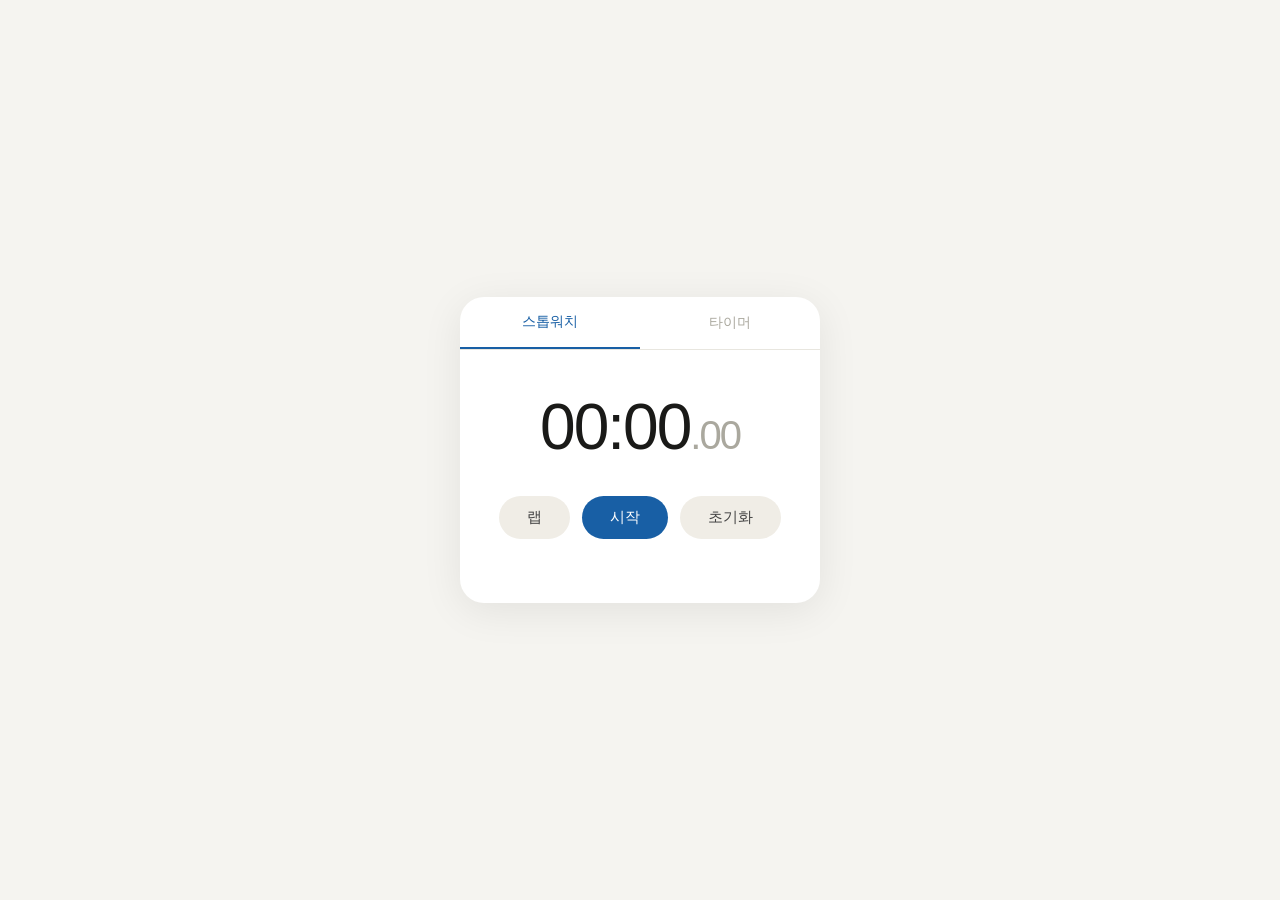
<file: timer/index.html>
<!DOCTYPE html>
<html lang="ko">

<head>
  <meta charset="UTF-8" />
  <meta name="viewport" content="width=device-width,initial-scale=1.0" />
  <title>타이머 & 스톱워치</title>
  <meta name="description" content="무료 온라인 타이머 & 스톱워치. 랩 기록을 지원하는 스톱워치와 원형 프로그레스 타이머를 바로 사용하세요."/>
<meta property="og:title" content="타이머 & 스톱워치 — ClearToDoDay"/>
<meta property="og:description" content="랩 기록 스톱워치와 원형 타이머를 설치 없이 바로 사용하세요."/>
<meta property="og:url" content="https://cleartododay.com/timer/"/>
  <style>
    * {
      box-sizing: border-box;
      margin: 0;
      padding: 0
    }

    body {
      min-height: 100vh;
      display: flex;
      align-items: center;
      justify-content: center;
      background: #f5f4f0;
      font-family: -apple-system, BlinkMacSystemFont, 'Segoe UI', sans-serif
    }

    .app {
      width: 360px;
      background: #fff;
      border-radius: 24px;
      box-shadow: 0 8px 40px rgba(0, 0, 0, 0.08);
      overflow: hidden
    }

    .tabs {
      display: flex;
      border-bottom: 1px solid #e8e6df
    }

    .tab {
      flex: 1;
      padding: 16px;
      text-align: center;
      font-size: 14px;
      font-weight: 500;
      color: #aaa89e;
      cursor: pointer;
      border: none;
      background: none;
      transition: all 0.2s
    }

    .tab.active {
      color: #185FA5;
      border-bottom: 2px solid #185FA5
    }

    .panel {
      display: none;
      padding: 2.5rem 2rem
    }

    .panel.active {
      display: block
    }

    .time-display {
      text-align: center;
      font-size: 64px;
      font-weight: 300;
      color: #1a1a18;
      letter-spacing: -2px;
      margin-bottom: 2rem;
      font-variant-numeric: tabular-nums
    }

    .time-display span {
      font-size: 40px;
      color: #aaa89e
    }

    .btns {
      display: flex;
      gap: 12px;
      justify-content: center
    }

    .btn {
      padding: 12px 28px;
      border-radius: 50px;
      border: none;
      cursor: pointer;
      font-size: 15px;
      font-weight: 500;
      transition: all 0.15s
    }

    .btn:active {
      transform: scale(0.96)
    }

    .btn.primary {
      background: #185FA5;
      color: #fff
    }

    .btn.primary:hover {
      background: #378ADD
    }

    .btn.secondary {
      background: #f0ede6;
      color: #444
    }

    .btn.secondary:hover {
      background: #e8e4da
    }

    .btn.danger {
      background: #E24B4A;
      color: #fff
    }

    .btn.danger:hover {
      background: #f05c5a
    }

    .laps {
      margin-top: 1.5rem;
      max-height: 180px;
      overflow-y: auto
    }

    .lap {
      display: flex;
      justify-content: space-between;
      padding: 8px 4px;
      font-size: 13px;
      border-bottom: 1px solid #f0ede6;
      color: #666
    }

    .lap:last-child {
      border: none
    }

    .lap strong {
      color: #1a1a18
    }

    .timer-inputs {
      display: flex;
      gap: 8px;
      justify-content: center;
      margin-bottom: 2rem
    }

    .time-input {
      display: flex;
      flex-direction: column;
      align-items: center;
      gap: 4px
    }

    .time-input input {
      width: 72px;
      text-align: center;
      font-size: 32px;
      font-weight: 300;
      border: none;
      border-bottom: 2px solid #e8e6df;
      background: none;
      color: #1a1a18;
      padding: 4px 0;
      outline: none;
      font-variant-numeric: tabular-nums
    }

    .time-input input:focus {
      border-color: #185FA5
    }

    .time-input label {
      font-size: 11px;
      color: #aaa89e;
      text-transform: uppercase;
      letter-spacing: 0.5px
    }

    .sep {
      font-size: 32px;
      font-weight: 300;
      color: #aaa89e;
      padding-top: 8px
    }

    .ring {
      position: relative;
      width: 160px;
      height: 160px;
      margin: 0 auto 1.5rem
    }

    svg.ring-svg {
      transform: rotate(-90deg)
    }

    circle.track {
      fill: none;
      stroke: #f0ede6;
      stroke-width: 8
    }

    circle.prog {
      fill: none;
      stroke: #185FA5;
      stroke-width: 8;
      stroke-linecap: round;
      transition: stroke-dashoffset 0.5s linear
    }

    .ring-label {
      position: absolute;
      inset: 0;
      display: flex;
      align-items: center;
      justify-content: center;
      font-size: 36px;
      font-weight: 300;
      color: #1a1a18;
      font-variant-numeric: tabular-nums
    }

    @media(prefers-color-scheme:dark) {
      body {
        background: #1a1a18
      }

      .app {
        background: #2c2c2a;
        box-shadow: 0 8px 40px rgba(0, 0, 0, 0.4)
      }

      .tabs {
        border-color: #3a3a38
      }

      .time-display,
      .ring-label {
        color: #f0ede6
      }

      .time-input input {
        color: #f0ede6;
        border-color: #3a3a38
      }

      .btn.secondary {
        background: #3a3a38;
        color: #d0cdc6
      }

      .lap {
        border-color: #3a3a38;
        color: #888
      }

      .lap strong {
        color: #f0ede6
      }

      circle.track {
        stroke: #3a3a38
      }
    }
  </style>
</head>

<body>
  <div class="app">
    <div class="tabs">
      <button class="tab active" onclick="showTab('stopwatch')">스톱워치</button>
      <button class="tab" onclick="showTab('timer')">타이머</button>
    </div>

    <!-- 스톱워치 -->
    <div class="panel active" id="panel-stopwatch">
      <div class="time-display" id="sw-display">00:00<span>.00</span></div>
      <div class="btns">
        <button class="btn secondary" id="sw-lap" onclick="swLap()" disabled>랩</button>
        <button class="btn primary" id="sw-start" onclick="swToggle()">시작</button>
        <button class="btn secondary" id="sw-reset" onclick="swReset()" disabled>초기화</button>
      </div>
      <div class="laps" id="sw-laps"></div>
    </div>

    <!-- 타이머 -->
    <div class="panel" id="panel-timer">
      <div class="ring">
        <svg class="ring-svg" width="160" height="160" viewBox="0 0 160 160">
          <circle class="track" cx="80" cy="80" r="68" />
          <circle class="prog" id="ring-prog" cx="80" cy="80" r="68" stroke-dasharray="427.26" stroke-dashoffset="0" />
        </svg>
        <div class="ring-label" id="timer-ring-label">00:00</div>
      </div>
      <div class="timer-inputs" id="timer-inputs">
        <div class="time-input"><input type="number" id="t-h" min="0" max="99" value="0"
            placeholder="0" /><label>시간</label></div>
        <div class="sep">:</div>
        <div class="time-input"><input type="number" id="t-m" min="0" max="59" value="5"
            placeholder="0" /><label>분</label></div>
        <div class="sep">:</div>
        <div class="time-input"><input type="number" id="t-s" min="0" max="59" value="0"
            placeholder="0" /><label>초</label></div>
      </div>
      <div class="btns">
        <button class="btn primary" id="timer-start" onclick="timerToggle()">시작</button>
        <button class="btn secondary" id="timer-reset" onclick="timerReset()" disabled>초기화</button>
      </div>
    </div>
  </div>

  <script>
    // Stopwatch
    let swInterval = null, swMs = 0, swRunning = false, lapCount = 0;
    function swTick() { swMs += 10; document.getElementById('sw-display').innerHTML = fmtSW(swMs); }
    function fmtSW(ms) {
      let cs = Math.floor(ms / 10) % 100, s = Math.floor(ms / 1000) % 60, m = Math.floor(ms / 60000);
      return pad(m) + ':' + pad(s) + '<span>.' + pad(cs) + '</span>';
    }
    function pad(n) { return String(n).padStart(2, '0'); }
    function swToggle() {
      if (swRunning) {
        clearInterval(swInterval); swRunning = false;
        document.getElementById('sw-start').textContent = '계속';
        document.getElementById('sw-start').className = 'btn primary';
      } else {
        swInterval = setInterval(swTick, 10); swRunning = true;
        document.getElementById('sw-start').textContent = '정지';
        document.getElementById('sw-start').className = 'btn danger';
        document.getElementById('sw-lap').disabled = false;
        document.getElementById('sw-reset').disabled = false;
      }
    }
    function swLap() {
      lapCount++;
      const div = document.getElementById('sw-laps');
      const row = document.createElement('div'); row.className = 'lap';
      row.innerHTML = '<span>랩 ' + lapCount + '</span><strong>' + document.getElementById('sw-display').textContent.replace('<span>', '').replace('</span>', '') + '</strong>';
      div.prepend(row);
    }
    function swReset() {
      clearInterval(swInterval); swRunning = false; swMs = 0; lapCount = 0;
      document.getElementById('sw-display').innerHTML = '00:00<span>.00</span>';
      document.getElementById('sw-laps').innerHTML = '';
      document.getElementById('sw-start').textContent = '시작';
      document.getElementById('sw-start').className = 'btn primary';
      document.getElementById('sw-lap').disabled = true;
      document.getElementById('sw-reset').disabled = true;
    }

    // Timer
    let timerInterval = null, timerSec = 0, timerTotal = 0, timerRunning = false;
    const CIRC = 427.26;
    function timerToggle() {
      if (!timerRunning) {
        if (timerSec === 0) {
          const h = parseInt(document.getElementById('t-h').value) || 0;
          const m = parseInt(document.getElementById('t-m').value) || 0;
          const s = parseInt(document.getElementById('t-s').value) || 0;
          timerTotal = h * 3600 + m * 60 + s;
          if (timerTotal === 0) return;
          timerSec = timerTotal;
        }
        document.getElementById('timer-inputs').style.display = 'none';
        timerInterval = setInterval(timerTick, 1000); timerRunning = true;
        document.getElementById('timer-start').textContent = '일시정지';
        document.getElementById('timer-start').className = 'btn danger';
        document.getElementById('timer-reset').disabled = false;
        updateRing();
      } else {
        clearInterval(timerInterval); timerRunning = false;
        document.getElementById('timer-start').textContent = '계속';
        document.getElementById('timer-start').className = 'btn primary';
      }
    }
    function timerTick() {
      timerSec--;
      updateRing();
      if (timerSec <= 0) {
        clearInterval(timerInterval); timerRunning = false;
        document.getElementById('timer-start').textContent = '시작';
        document.getElementById('timer-start').className = 'btn primary';
        document.getElementById('timer-ring-label').textContent = '완료!';
        document.getElementById('ring-prog').style.stroke = '#E24B4A';
        try { new Audio('[data-uri]').play(); } catch (e) { }
        alert('타이머 완료!');
      }
    }
    function updateRing() {
      const ratio = timerTotal > 0 ? timerSec / timerTotal : 0;
      document.getElementById('ring-prog').style.strokeDashoffset = CIRC * (1 - ratio);
      const m = Math.floor(timerSec / 60), s = timerSec % 60;
      const h = Math.floor(timerSec / 3600);
      document.getElementById('timer-ring-label').textContent = h > 0 ? pad(h) + ':' + pad(Math.floor((timerSec % 3600) / 60)) + ':' + pad(s) : pad(m) + ':' + pad(s);
    }
    function timerReset() {
      clearInterval(timerInterval); timerRunning = false; timerSec = 0; timerTotal = 0;
      document.getElementById('timer-inputs').style.display = 'flex';
      document.getElementById('timer-ring-label').textContent = '00:00';
      document.getElementById('ring-prog').style.strokeDashoffset = 0;
      document.getElementById('ring-prog').style.stroke = '#185FA5';
      document.getElementById('timer-start').textContent = '시작';
      document.getElementById('timer-start').className = 'btn primary';
      document.getElementById('timer-reset').disabled = true;
    }

    function showTab(id) {
      document.querySelectorAll('.tab').forEach((t, i) => { t.classList.toggle('active', ['stopwatch', 'timer'][i] === id); });
      document.querySelectorAll('.panel').forEach(p => { p.classList.remove('active'); });
      document.getElementById('panel-' + id).classList.add('active');
    }
  </script>
</body>

</html>
</file>
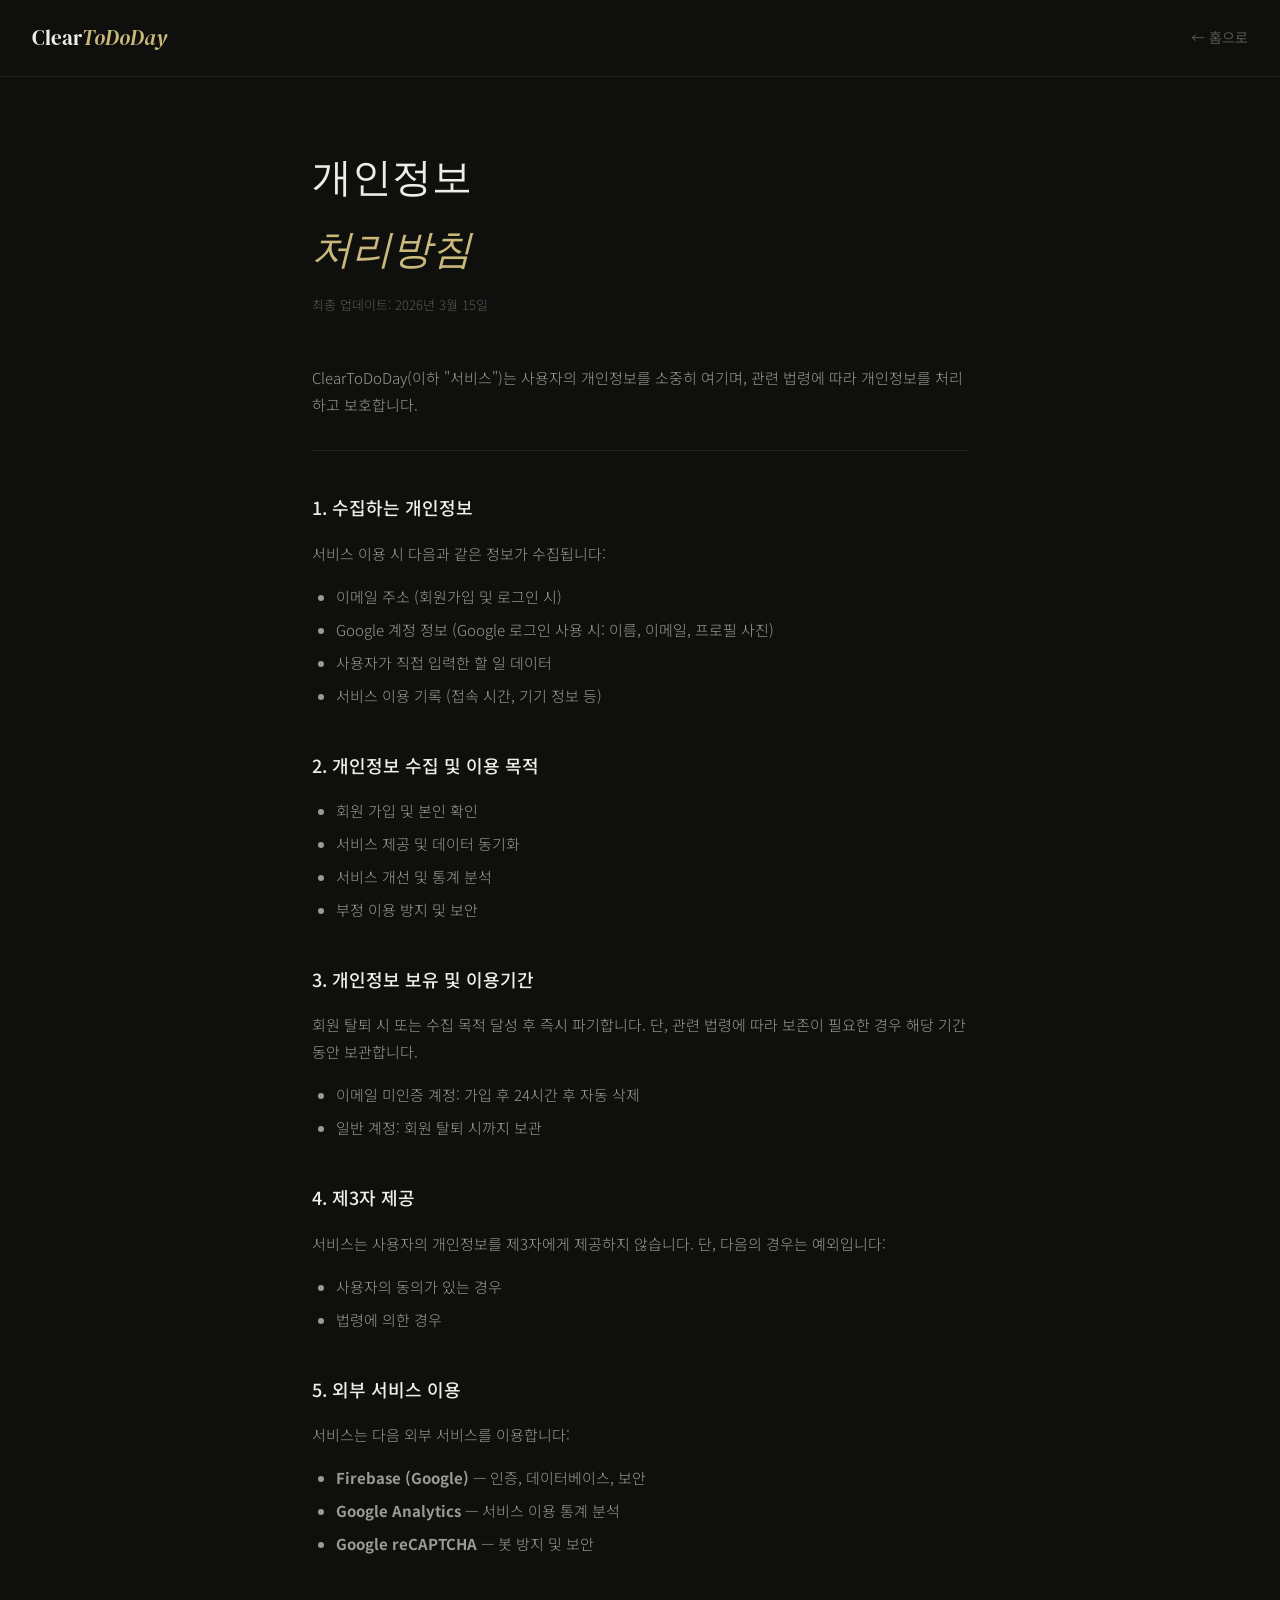
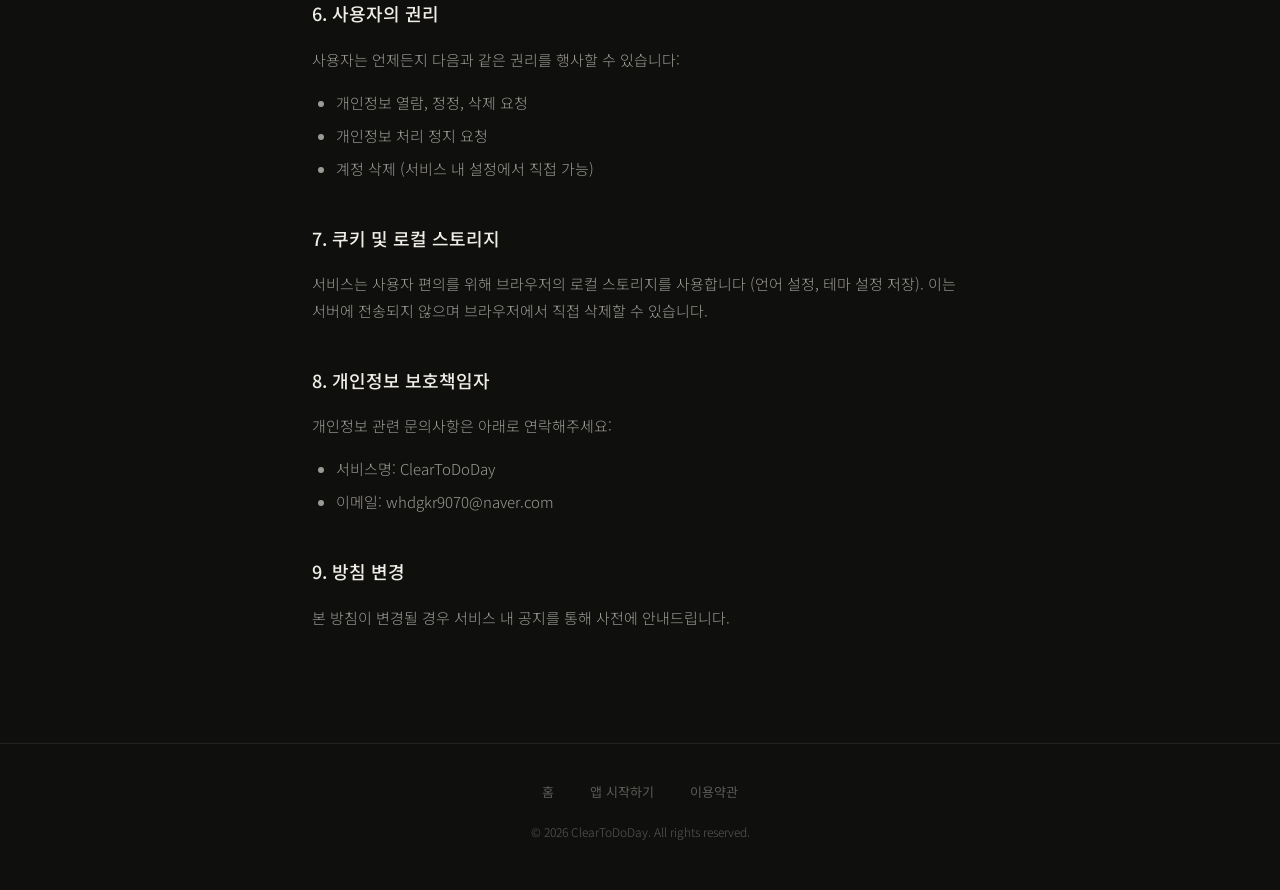
<file: privacy.html>
<!DOCTYPE html>
<html lang="ko">
<head>
<meta charset="UTF-8" />
<meta name="viewport" content="width=device-width, initial-scale=1.0" />
<title>개인정보처리방침 — ClearToDoDay</title>
<link rel="preconnect" href="https://fonts.googleapis.com" />
<link href="https://fonts.googleapis.com/css2?family=Noto+Sans+KR:wght@300;400;500;600&family=DM+Serif+Display:ital@0;1&display=swap" rel="stylesheet" />
<style>
*, *::before, *::after { box-sizing: border-box; margin: 0; padding: 0; }
:root {
  --bg: #0f0f0e; --surface: #1a1a18; --border: rgba(255,255,255,0.08);
  --text: #f0ede6; --text2: #9c9a93; --text3: #5a5955;
  --accent: #c9b97a; --accent2: #a09456;
}
body { background: var(--bg); color: var(--text); font-family: 'Noto Sans KR', sans-serif; font-weight: 400; line-height: 1.8; }
nav {
  padding: 1.2rem 2rem; display: flex; justify-content: space-between; align-items: center;
  border-bottom: 1px solid var(--border);
}
.nav-logo { font-family: 'DM Serif Display', serif; font-size: 1.3rem; color: var(--text); text-decoration: none; }
.nav-logo em { font-style: italic; color: var(--accent); }
.nav-back { color: var(--text3); text-decoration: none; font-size: 14px; transition: color 0.15s; }
.nav-back:hover { color: var(--text2); }
.container { max-width: 720px; margin: 0 auto; padding: 4rem 2rem 6rem; }
h1 { font-family: 'DM Serif Display', serif; font-size: 2.5rem; font-weight: 400; margin-bottom: 0.5rem; }
h1 em { font-style: italic; color: var(--accent); }
.updated { font-size: 13px; color: var(--text3); margin-bottom: 3rem; }
h2 { font-size: 18px; font-weight: 500; margin: 2.5rem 0 1rem; color: var(--text); }
p { font-size: 15px; color: var(--text2); margin-bottom: 1rem; font-weight: 300; }
ul { padding-left: 1.5rem; margin-bottom: 1rem; }
ul li { font-size: 15px; color: var(--text2); font-weight: 300; margin-bottom: 6px; }
.divider { height: 1px; background: var(--border); margin: 2rem 0; }
footer { border-top: 1px solid var(--border); padding: 2rem; text-align: center; }
footer a { color: var(--text3); text-decoration: none; font-size: 13px; margin: 0 1rem; }
footer a:hover { color: var(--text2); }
</style>
</head>
<body>
<nav>
  <a href="/" class="nav-logo">Clear<em>ToDoDay</em></a>
  <a href="/" class="nav-back">← 홈으로</a>
</nav>

<div class="container">
  <h1>개인정보<br /><em>처리방침</em></h1>
  <p class="updated">최종 업데이트: 2026년 3월 15일</p>

  <p>ClearToDoDay(이하 "서비스")는 사용자의 개인정보를 소중히 여기며, 관련 법령에 따라 개인정보를 처리하고 보호합니다.</p>

  <div class="divider"></div>

  <h2>1. 수집하는 개인정보</h2>
  <p>서비스 이용 시 다음과 같은 정보가 수집됩니다:</p>
  <ul>
    <li>이메일 주소 (회원가입 및 로그인 시)</li>
    <li>Google 계정 정보 (Google 로그인 사용 시: 이름, 이메일, 프로필 사진)</li>
    <li>사용자가 직접 입력한 할 일 데이터</li>
    <li>서비스 이용 기록 (접속 시간, 기기 정보 등)</li>
  </ul>

  <h2>2. 개인정보 수집 및 이용 목적</h2>
  <ul>
    <li>회원 가입 및 본인 확인</li>
    <li>서비스 제공 및 데이터 동기화</li>
    <li>서비스 개선 및 통계 분석</li>
    <li>부정 이용 방지 및 보안</li>
  </ul>

  <h2>3. 개인정보 보유 및 이용기간</h2>
  <p>회원 탈퇴 시 또는 수집 목적 달성 후 즉시 파기합니다. 단, 관련 법령에 따라 보존이 필요한 경우 해당 기간 동안 보관합니다.</p>
  <ul>
    <li>이메일 미인증 계정: 가입 후 24시간 후 자동 삭제</li>
    <li>일반 계정: 회원 탈퇴 시까지 보관</li>
  </ul>

  <h2>4. 제3자 제공</h2>
  <p>서비스는 사용자의 개인정보를 제3자에게 제공하지 않습니다. 단, 다음의 경우는 예외입니다:</p>
  <ul>
    <li>사용자의 동의가 있는 경우</li>
    <li>법령에 의한 경우</li>
  </ul>

  <h2>5. 외부 서비스 이용</h2>
  <p>서비스는 다음 외부 서비스를 이용합니다:</p>
  <ul>
    <li><strong>Firebase (Google)</strong> — 인증, 데이터베이스, 보안</li>
    <li><strong>Google Analytics</strong> — 서비스 이용 통계 분석</li>
    <li><strong>Google reCAPTCHA</strong> — 봇 방지 및 보안</li>
  </ul>

  <h2>6. 사용자의 권리</h2>
  <p>사용자는 언제든지 다음과 같은 권리를 행사할 수 있습니다:</p>
  <ul>
    <li>개인정보 열람, 정정, 삭제 요청</li>
    <li>개인정보 처리 정지 요청</li>
    <li>계정 삭제 (서비스 내 설정에서 직접 가능)</li>
  </ul>

  <h2>7. 쿠키 및 로컬 스토리지</h2>
  <p>서비스는 사용자 편의를 위해 브라우저의 로컬 스토리지를 사용합니다 (언어 설정, 테마 설정 저장). 이는 서버에 전송되지 않으며 브라우저에서 직접 삭제할 수 있습니다.</p>

  <h2>8. 개인정보 보호책임자</h2>
  <p>개인정보 관련 문의사항은 아래로 연락해주세요:</p>
  <ul>
    <li>서비스명: ClearToDoDay</li>
    <li>이메일: whdgkr9070@naver.com</li>
  </ul>

  <h2>9. 방침 변경</h2>
  <p>본 방침이 변경될 경우 서비스 내 공지를 통해 사전에 안내드립니다.</p>
</div>

<footer>
  <a href="/">홈</a>
  <a href="MyTodo/">앱 시작하기</a>
  <a href="terms.html">이용약관</a>
  <p style="color:#5a5955; font-size:12px; margin-top:1rem;">© 2026 ClearToDoDay. All rights reserved.</p>
</footer>
</body>
</html>
</file>
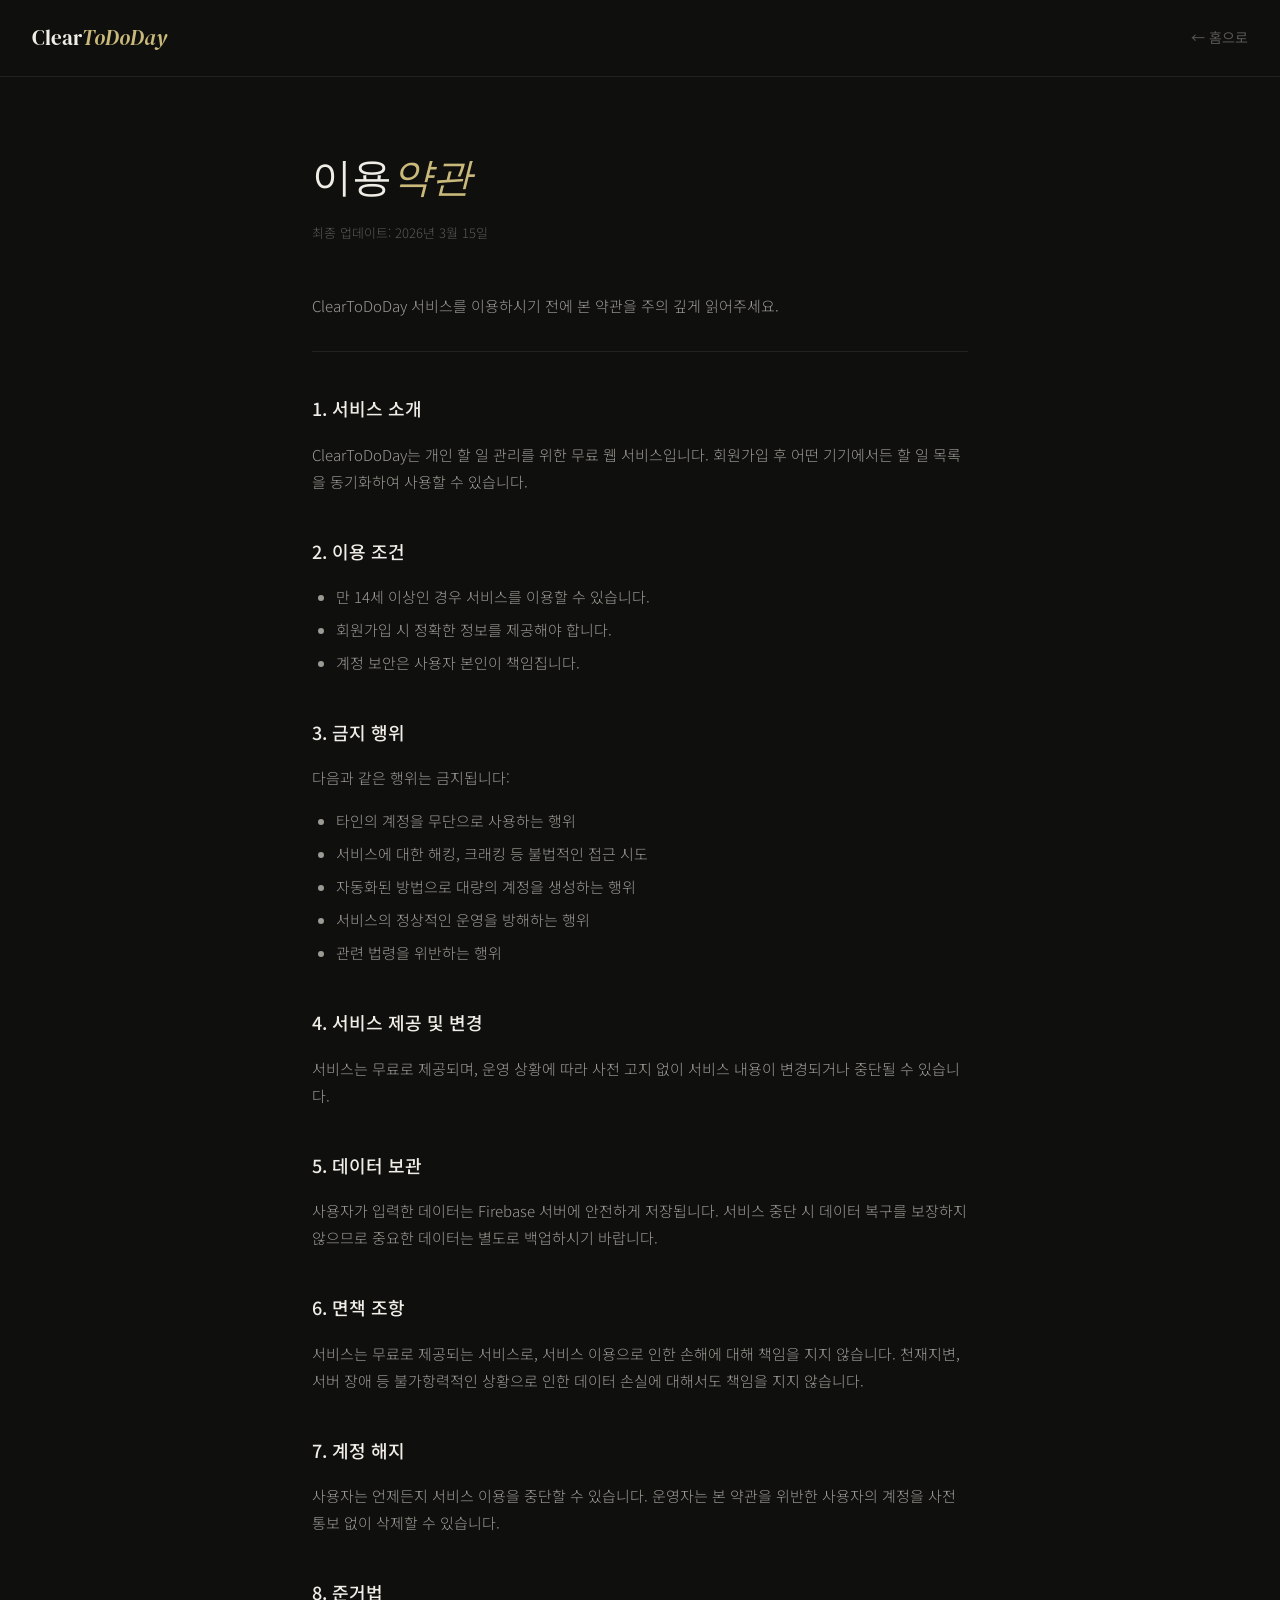
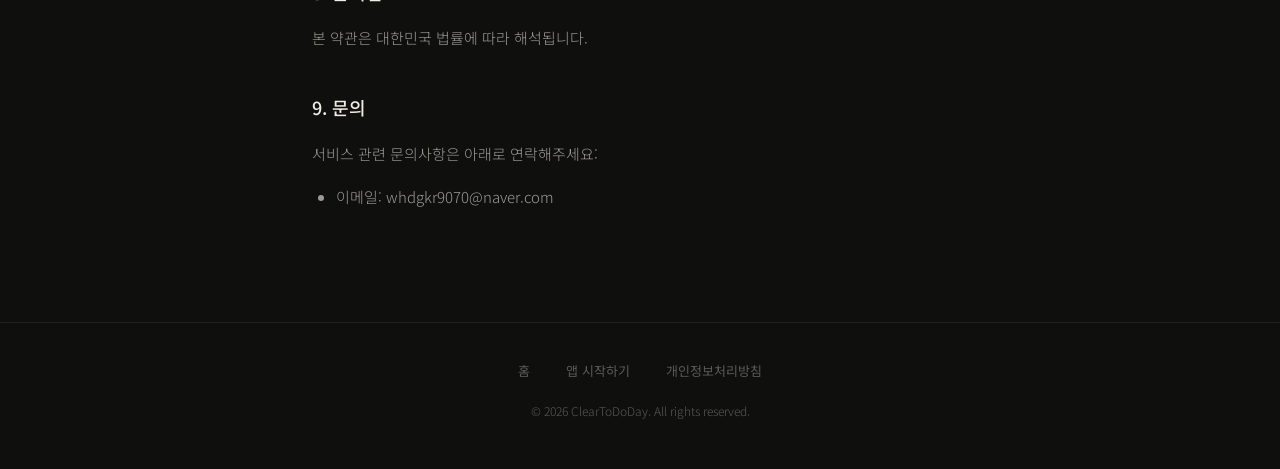
<file: terms.html>
<!DOCTYPE html>
<html lang="ko">
<head>
<meta charset="UTF-8" />
<meta name="viewport" content="width=device-width, initial-scale=1.0" />
<title>이용약관 — ClearToDoDay</title>
<link rel="preconnect" href="https://fonts.googleapis.com" />
<link href="https://fonts.googleapis.com/css2?family=Noto+Sans+KR:wght@300;400;500;600&family=DM+Serif+Display:ital@0;1&display=swap" rel="stylesheet" />
<style>
*, *::before, *::after { box-sizing: border-box; margin: 0; padding: 0; }
:root {
  --bg: #0f0f0e; --surface: #1a1a18; --border: rgba(255,255,255,0.08);
  --text: #f0ede6; --text2: #9c9a93; --text3: #5a5955;
  --accent: #c9b97a;
}
body { background: var(--bg); color: var(--text); font-family: 'Noto Sans KR', sans-serif; font-weight: 400; line-height: 1.8; }
nav {
  padding: 1.2rem 2rem; display: flex; justify-content: space-between; align-items: center;
  border-bottom: 1px solid var(--border);
}
.nav-logo { font-family: 'DM Serif Display', serif; font-size: 1.3rem; color: var(--text); text-decoration: none; }
.nav-logo em { font-style: italic; color: var(--accent); }
.nav-back { color: var(--text3); text-decoration: none; font-size: 14px; transition: color 0.15s; }
.nav-back:hover { color: var(--text2); }
.container { max-width: 720px; margin: 0 auto; padding: 4rem 2rem 6rem; }
h1 { font-family: 'DM Serif Display', serif; font-size: 2.5rem; font-weight: 400; margin-bottom: 0.5rem; }
h1 em { font-style: italic; color: var(--accent); }
.updated { font-size: 13px; color: var(--text3); margin-bottom: 3rem; }
h2 { font-size: 18px; font-weight: 500; margin: 2.5rem 0 1rem; }
p { font-size: 15px; color: var(--text2); margin-bottom: 1rem; font-weight: 300; }
ul { padding-left: 1.5rem; margin-bottom: 1rem; }
ul li { font-size: 15px; color: var(--text2); font-weight: 300; margin-bottom: 6px; }
.divider { height: 1px; background: var(--border); margin: 2rem 0; }
footer { border-top: 1px solid var(--border); padding: 2rem; text-align: center; }
footer a { color: var(--text3); text-decoration: none; font-size: 13px; margin: 0 1rem; }
footer a:hover { color: var(--text2); }
</style>
</head>
<body>
<nav>
  <a href="/" class="nav-logo">Clear<em>ToDoDay</em></a>
  <a href="/" class="nav-back">← 홈으로</a>
</nav>

<div class="container">
  <h1>이용<em>약관</em></h1>
  <p class="updated">최종 업데이트: 2026년 3월 15일</p>

  <p>ClearToDoDay 서비스를 이용하시기 전에 본 약관을 주의 깊게 읽어주세요.</p>

  <div class="divider"></div>

  <h2>1. 서비스 소개</h2>
  <p>ClearToDoDay는 개인 할 일 관리를 위한 무료 웹 서비스입니다. 회원가입 후 어떤 기기에서든 할 일 목록을 동기화하여 사용할 수 있습니다.</p>

  <h2>2. 이용 조건</h2>
  <ul>
    <li>만 14세 이상인 경우 서비스를 이용할 수 있습니다.</li>
    <li>회원가입 시 정확한 정보를 제공해야 합니다.</li>
    <li>계정 보안은 사용자 본인이 책임집니다.</li>
  </ul>

  <h2>3. 금지 행위</h2>
  <p>다음과 같은 행위는 금지됩니다:</p>
  <ul>
    <li>타인의 계정을 무단으로 사용하는 행위</li>
    <li>서비스에 대한 해킹, 크래킹 등 불법적인 접근 시도</li>
    <li>자동화된 방법으로 대량의 계정을 생성하는 행위</li>
    <li>서비스의 정상적인 운영을 방해하는 행위</li>
    <li>관련 법령을 위반하는 행위</li>
  </ul>

  <h2>4. 서비스 제공 및 변경</h2>
  <p>서비스는 무료로 제공되며, 운영 상황에 따라 사전 고지 없이 서비스 내용이 변경되거나 중단될 수 있습니다.</p>

  <h2>5. 데이터 보관</h2>
  <p>사용자가 입력한 데이터는 Firebase 서버에 안전하게 저장됩니다. 서비스 중단 시 데이터 복구를 보장하지 않으므로 중요한 데이터는 별도로 백업하시기 바랍니다.</p>

  <h2>6. 면책 조항</h2>
  <p>서비스는 무료로 제공되는 서비스로, 서비스 이용으로 인한 손해에 대해 책임을 지지 않습니다. 천재지변, 서버 장애 등 불가항력적인 상황으로 인한 데이터 손실에 대해서도 책임을 지지 않습니다.</p>

  <h2>7. 계정 해지</h2>
  <p>사용자는 언제든지 서비스 이용을 중단할 수 있습니다. 운영자는 본 약관을 위반한 사용자의 계정을 사전 통보 없이 삭제할 수 있습니다.</p>

  <h2>8. 준거법</h2>
  <p>본 약관은 대한민국 법률에 따라 해석됩니다.</p>

  <h2>9. 문의</h2>
  <p>서비스 관련 문의사항은 아래로 연락해주세요:</p>
  <ul>
    <li>이메일: whdgkr9070@naver.com</li>
  </ul>
</div>

<footer>
  <a href="/">홈</a>
  <a href="MyTodo/">앱 시작하기</a>
  <a href="privacy.html">개인정보처리방침</a>
  <p style="color:#5a5955; font-size:12px; margin-top:1rem;">© 2026 ClearToDoDay. All rights reserved.</p>
</footer>
</body>
</html>
</file>
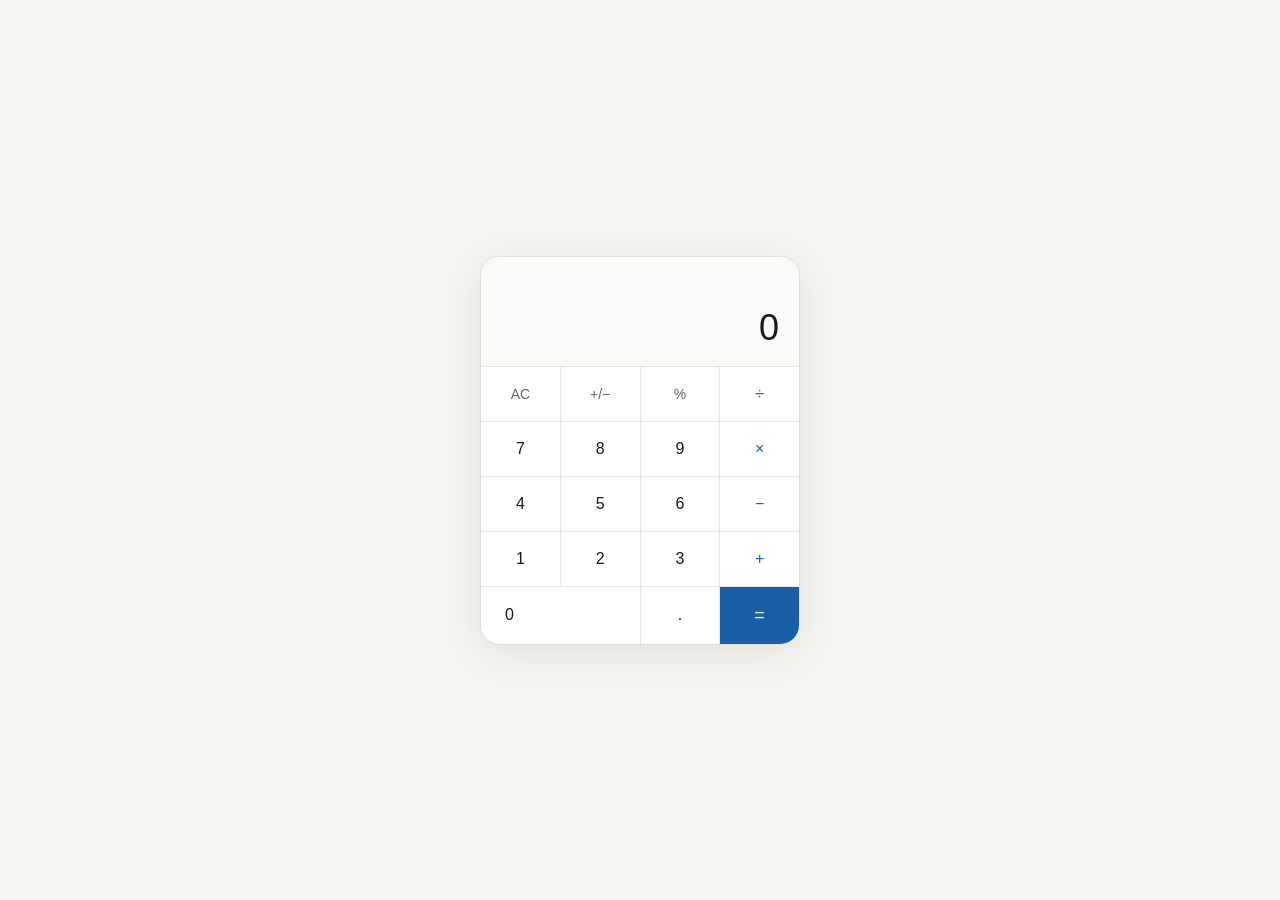
<file: calculator/calculator.html>
<!DOCTYPE html>
<html lang="ko">
<head>
  <meta charset="UTF-8" />
  <meta name="viewport" content="width=device-width, initial-scale=1.0" />
  <title>계산기</title>
  <style>
    *, *::before, *::after { box-sizing: border-box; margin: 0; padding: 0; }

    body {
      min-height: 100vh;
      display: flex;
      align-items: center;
      justify-content: center;
      background: #f5f4f0;
      font-family: -apple-system, BlinkMacSystemFont, 'Segoe UI', sans-serif;
    }

    .calc {
      width: 320px;
      background: #ffffff;
      border: 1px solid #e0ddd5;
      border-radius: 20px;
      overflow: hidden;
      box-shadow: 0 8px 40px rgba(0,0,0,0.08);
    }

    .display {
      padding: 1.5rem 1.25rem 1rem;
      min-height: 110px;
      display: flex;
      flex-direction: column;
      justify-content: flex-end;
      align-items: flex-end;
      gap: 4px;
      background: #fafaf8;
      border-bottom: 1px solid #e8e6df;
    }

    .expr {
      font-size: 13px;
      color: #aaa89e;
      min-height: 18px;
      word-break: break-all;
      text-align: right;
    }

    .result {
      font-size: 36px;
      font-weight: 500;
      color: #1a1a18;
      word-break: break-all;
      text-align: right;
      line-height: 1.2;
    }

    .grid {
      display: grid;
      grid-template-columns: repeat(4, 1fr);
      gap: 1px;
      background: #e8e6df;
    }

    .btn {
      background: #ffffff;
      border: none;
      cursor: pointer;
      font-size: 16px;
      font-weight: 400;
      color: #1a1a18;
      padding: 18px 8px;
      text-align: center;
      transition: background 0.1s;
      user-select: none;
    }

    .btn:hover { background: #f5f4f0; }
    .btn:active { background: #e8e6df; transform: scale(0.97); }

    .btn.op { color: #185FA5; font-weight: 500; }
    .btn.fn { color: #666460; font-size: 14px; }

    .btn.eq {
      background: #185FA5;
      color: #E6F1FB;
      font-size: 18px;
    }
    .btn.eq:hover { background: #378ADD; }
    .btn.eq:active { background: #0C447C; transform: scale(0.97); }

    .btn.zero {
      grid-column: span 2;
      text-align: left;
      padding-left: 24px;
    }

    @media (prefers-color-scheme: dark) {
      body { background: #1a1a18; }
      .calc { background: #2c2c2a; border-color: #3a3a38; box-shadow: 0 8px 40px rgba(0,0,0,0.4); }
      .display { background: #242422; border-color: #3a3a38; }
      .expr { color: #666460; }
      .result { color: #f0ede6; }
      .grid { background: #1a1a18; }
      .btn { background: #2c2c2a; color: #f0ede6; }
      .btn:hover { background: #363634; }
      .btn:active { background: #404040; }
      .btn.fn { color: #aaa89e; }
    }
  </style>
</head>
<body>
  <div class="calc">
    <div class="display">
      <div class="expr" id="expr"></div>
      <div class="result" id="result">0</div>
    </div>
    <div class="grid">
      <button class="btn fn" data-action="ac">AC</button>
      <button class="btn fn" data-action="sign">+/−</button>
      <button class="btn fn" data-action="pct">%</button>
      <button class="btn op" data-action="op" data-val="÷">÷</button>
      <button class="btn" data-action="num" data-val="7">7</button>
      <button class="btn" data-action="num" data-val="8">8</button>
      <button class="btn" data-action="num" data-val="9">9</button>
      <button class="btn op" data-action="op" data-val="×">×</button>
      <button class="btn" data-action="num" data-val="4">4</button>
      <button class="btn" data-action="num" data-val="5">5</button>
      <button class="btn" data-action="num" data-val="6">6</button>
      <button class="btn op" data-action="op" data-val="−">−</button>
      <button class="btn" data-action="num" data-val="1">1</button>
      <button class="btn" data-action="num" data-val="2">2</button>
      <button class="btn" data-action="num" data-val="3">3</button>
      <button class="btn op" data-action="op" data-val="+">+</button>
      <button class="btn zero" data-action="num" data-val="0">0</button>
      <button class="btn" data-action="dot">.</button>
      <button class="btn eq" data-action="eq">=</button>
    </div>
  </div>

  <script>
    let cur = '0', prev = '', op = '', freshNum = false;
    const rd = document.getElementById('result');
    const ex = document.getElementById('expr');

    function fmt(n) {
      if (isNaN(n) || !isFinite(n)) return 'Error';
      let s = parseFloat(n.toPrecision(12)).toString();
      let [int, dec] = s.split('.');
      int = int.replace(/\B(?=(\d{3})+(?!\d))/g, ',');
      return dec ? int + '.' + dec : int;
    }

    function calculate(a, b, o) {
      a = parseFloat(a); b = parseFloat(b);
      if (o === '+') return a + b;
      if (o === '−') return a - b;
      if (o === '×') return a * b;
      if (o === '÷') return b === 0 ? NaN : a / b;
      return b;
    }

    document.querySelectorAll('.btn').forEach(btn => {
      btn.addEventListener('click', () => {
        const action = btn.dataset.action;
        if (action === 'num') {
          const v = btn.dataset.val;
          if (freshNum || cur === '0') { cur = v; freshNum = false; }
          else cur = cur.length < 12 ? cur + v : cur;
        } else if (action === 'dot') {
          if (freshNum) { cur = '0.'; freshNum = false; }
          else if (!cur.includes('.')) cur += '.';
        } else if (action === 'op') {
          const v = btn.dataset.val;
          if (op && !freshNum) { cur = String(calculate(prev, cur, op)); }
          prev = cur; op = v; freshNum = true;
          ex.textContent = fmt(parseFloat(prev)) + ' ' + op;
          rd.textContent = fmt(parseFloat(cur));
          return;
        } else if (action === 'eq') {
          if (!op) return;
          const res = calculate(prev, cur, op);
          ex.textContent = fmt(parseFloat(prev)) + ' ' + op + ' ' + fmt(parseFloat(cur)) + ' =';
          cur = String(res); op = ''; prev = ''; freshNum = true;
          rd.textContent = fmt(parseFloat(cur));
          return;
        } else if (action === 'ac') {
          cur = '0'; prev = ''; op = ''; freshNum = false;
          ex.textContent = '';
        } else if (action === 'sign') {
          cur = String(parseFloat(cur) * -1);
        } else if (action === 'pct') {
          cur = String(parseFloat(cur) / 100);
        }
        rd.textContent = fmt(parseFloat(cur));
        if (!op) ex.textContent = '';
      });
    });

    document.addEventListener('keydown', e => {
      const map = {
        '0':'0','1':'1','2':'2','3':'3','4':'4',
        '5':'5','6':'6','7':'7','8':'8','9':'9',
        '.':'.','Enter':'eq','=':'eq',
        '+':'+','-':'−','*':'×','/':'÷',
        'Backspace':'ac','Escape':'ac','%':'pct'
      };
      const k = map[e.key];
      if (!k) return;
      e.preventDefault();
      let sel;
      if ('0123456789'.includes(k)) sel = document.querySelector(`.btn[data-action="num"][data-val="${k}"]`);
      else if (k === '.') sel = document.querySelector('.btn[data-action="dot"]');
      else if (k === 'eq') sel = document.querySelector('.btn[data-action="eq"]');
      else if (['+','−','×','÷'].includes(k)) sel = document.querySelector(`.btn[data-action="op"][data-val="${k}"]`);
      else if (k === 'ac') sel = document.querySelector('.btn[data-action="ac"]');
      else if (k === 'pct') sel = document.querySelector('.btn[data-action="pct"]');
      if (sel) sel.click();
    });
  </script>
</body>
</html>
</file>
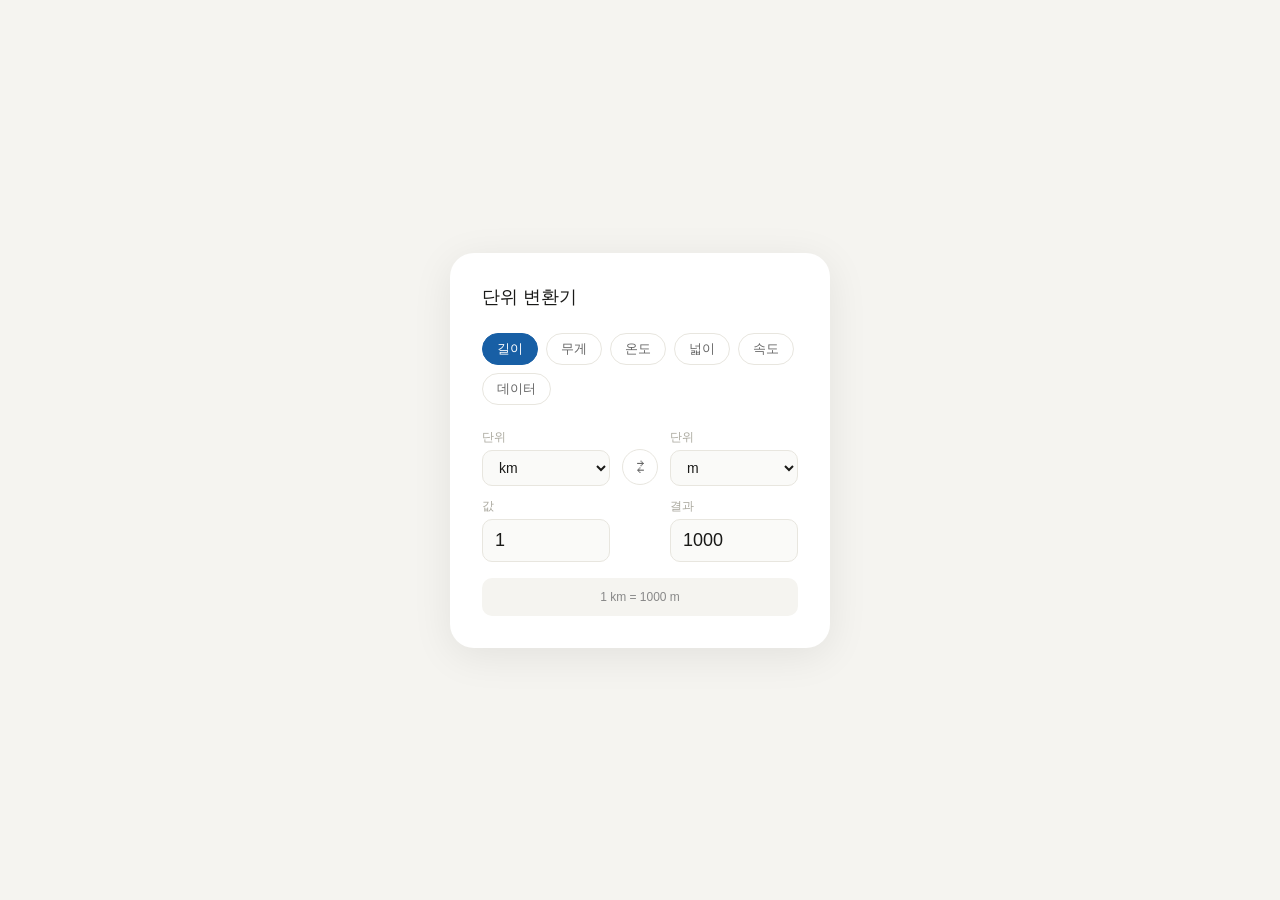
<file: converter/converter.html>
<!DOCTYPE html>
<html lang="ko">
<head>
<meta charset="UTF-8"/>
<meta name="viewport" content="width=device-width,initial-scale=1.0"/>
<title>단위 변환기</title>
<style>
*{box-sizing:border-box;margin:0;padding:0}
body{min-height:100vh;display:flex;align-items:center;justify-content:center;background:#f5f4f0;font-family:-apple-system,BlinkMacSystemFont,'Segoe UI',sans-serif}
.app{width:380px;background:#fff;border-radius:24px;box-shadow:0 8px 40px rgba(0,0,0,0.08);padding:2rem}
h1{font-size:18px;font-weight:500;color:#1a1a18;margin-bottom:1.5rem}
.cats{display:flex;flex-wrap:wrap;gap:8px;margin-bottom:1.5rem}
.cat{padding:6px 14px;border-radius:50px;border:1px solid #e8e6df;background:#fff;font-size:13px;color:#666;cursor:pointer;transition:all 0.15s}
.cat.active{background:#185FA5;color:#fff;border-color:#185FA5}
.row{display:flex;align-items:center;gap:12px;margin-bottom:12px}
.field{flex:1;display:flex;flex-direction:column;gap:4px}
.field label{font-size:12px;color:#aaa89e}
.field input{width:100%;padding:10px 12px;border:1px solid #e8e6df;border-radius:10px;font-size:18px;font-weight:300;color:#1a1a18;outline:none;background:#fafaf8;transition:border 0.15s}
.field input:focus{border-color:#185FA5;background:#fff}
.field select{width:100%;padding:8px 12px;border:1px solid #e8e6df;border-radius:10px;font-size:14px;color:#1a1a18;outline:none;background:#fafaf8;cursor:pointer}
.swap{background:none;border:1px solid #e8e6df;border-radius:50%;width:36px;height:36px;cursor:pointer;font-size:18px;color:#666;display:flex;align-items:center;justify-content:center;flex-shrink:0;transition:all 0.15s;margin-top:20px}
.swap:hover{background:#f0ede6;transform:rotate(180deg)}
.formula{margin-top:1rem;padding:12px;background:#f5f4f0;border-radius:10px;font-size:12px;color:#888;text-align:center}
@media(prefers-color-scheme:dark){
  body{background:#1a1a18}
  .app{background:#2c2c2a;box-shadow:0 8px 40px rgba(0,0,0,0.4)}
  h1{color:#f0ede6}
  .cat{background:#3a3a38;border-color:#3a3a38;color:#aaa89e}
  .field input,.field select{background:#242422;border-color:#3a3a38;color:#f0ede6}
  .field input:focus{background:#2c2c2a}
  .swap{border-color:#3a3a38;color:#aaa89e}
  .swap:hover{background:#3a3a38}
  .formula{background:#242422;color:#666}
}
</style>
</head>
<body>
<div class="app">
  <h1>단위 변환기</h1>
  <div class="cats" id="cats"></div>
  <div class="row">
    <div class="field">
      <label>단위</label>
      <select id="from-unit" onchange="convert('from')"></select>
    </div>
    <button class="swap" onclick="swapUnits()">⇄</button>
    <div class="field">
      <label>단위</label>
      <select id="to-unit" onchange="convert('from')"></select>
    </div>
  </div>
  <div class="row">
    <div class="field">
      <label>값</label>
      <input type="number" id="from-val" value="1" oninput="convert('from')"/>
    </div>
    <div style="width:36px;flex-shrink:0;margin-top:20px"></div>
    <div class="field">
      <label>결과</label>
      <input type="number" id="to-val" oninput="convert('to')"/>
    </div>
  </div>
  <div class="formula" id="formula"></div>
</div>
<script>
const cats={
  '길이':{units:['km','m','cm','mm','마일','야드','피트','인치'],toBase:{km:1000,m:1,cm:0.01,mm:0.001,'마일':1609.344,'야드':0.9144,'피트':0.3048,'인치':0.0254}},
  '무게':{units:['톤','kg','g','mg','파운드','온스'],toBase:{'톤':1000000,kg:1000,g:1,mg:0.001,'파운드':453.592,'온스':28.3495}},
  '온도':{units:['°C','°F','K'],special:true},
  '넓이':{units:['km²','m²','cm²','피트²','인치²','에이커','평'],toBase:{'km²':1e6,'m²':1,'cm²':0.0001,'피트²':0.092903,'인치²':0.00064516,'에이커':4046.86,'평':3.30579}},
  '속도':{units:['m/s','km/h','mph','노트'],toBase:{'m/s':1,'km/h':1/3.6,'mph':0.44704,'노트':0.514444}},
  '데이터':{units:['bit','Byte','KB','MB','GB','TB'],toBase:{bit:1,Byte:8,KB:8192,MB:8388608,GB:8589934592,TB:8796093022208}},
};

let curCat='길이';

function buildCats(){
  const el=document.getElementById('cats');
  Object.keys(cats).forEach(c=>{
    const b=document.createElement('button');
    b.className='cat'+(c===curCat?' active':'');
    b.textContent=c;
    b.onclick=()=>{curCat=c;document.querySelectorAll('.cat').forEach(x=>x.classList.remove('active'));b.classList.add('active');buildUnits();convert('from');};
    el.appendChild(b);
  });
}

function buildUnits(){
  const units=cats[curCat].units;
  ['from-unit','to-unit'].forEach((id,i)=>{
    const sel=document.getElementById(id);
    sel.innerHTML='';
    units.forEach((u,j)=>{const o=document.createElement('option');o.value=u;o.textContent=u;if(j===(i===0?0:1))o.selected=true;sel.appendChild(o);});
  });
}

function convert(dir){
  const cat=cats[curCat];
  const fu=document.getElementById('from-unit').value;
  const tu=document.getElementById('to-unit').value;
  const fv=parseFloat(document.getElementById('from-val').value);
  const tv=parseFloat(document.getElementById('to-val').value);
  let result;
  if(cat.special){
    const v=dir==='from'?fv:tv;
    const from=dir==='from'?fu:tu;
    const to=dir==='from'?tu:fu;
    result=convertTemp(v,from,to);
    if(dir==='from')document.getElementById('to-val').value=fmt(result);
    else document.getElementById('from-val').value=fmt(result);
  }else{
    if(dir==='from'){
      const base=fv*cat.toBase[fu];
      result=base/cat.toBase[tu];
      document.getElementById('to-val').value=fmt(result);
    }else{
      const base=tv*cat.toBase[tu];
      result=base/cat.toBase[fu];
      document.getElementById('from-val').value=fmt(result);
    }
  }
  document.getElementById('formula').textContent=`1 ${fu} = ${fmt(cat.special?convertTemp(1,fu,tu):cat.toBase[fu]/cat.toBase[tu])} ${tu}`;
}

function convertTemp(v,from,to){
  let c;
  if(from==='°C')c=v;
  else if(from==='°F')c=(v-32)*5/9;
  else c=v-273.15;
  if(to==='°C')return c;
  if(to==='°F')return c*9/5+32;
  return c+273.15;
}

function fmt(n){
  if(isNaN(n))return '';
  if(Math.abs(n)>=1e9||Math.abs(n)<1e-6&&n!==0)return n.toExponential(4);
  return parseFloat(n.toPrecision(8)).toString();
}

function swapUnits(){
  const f=document.getElementById('from-unit'),t=document.getElementById('to-unit');
  const fv=f.value,tv=t.value;
  f.value=tv;t.value=fv;
  convert('from');
}

buildCats();buildUnits();convert('from');
</script>
</body>
</html>
</file>
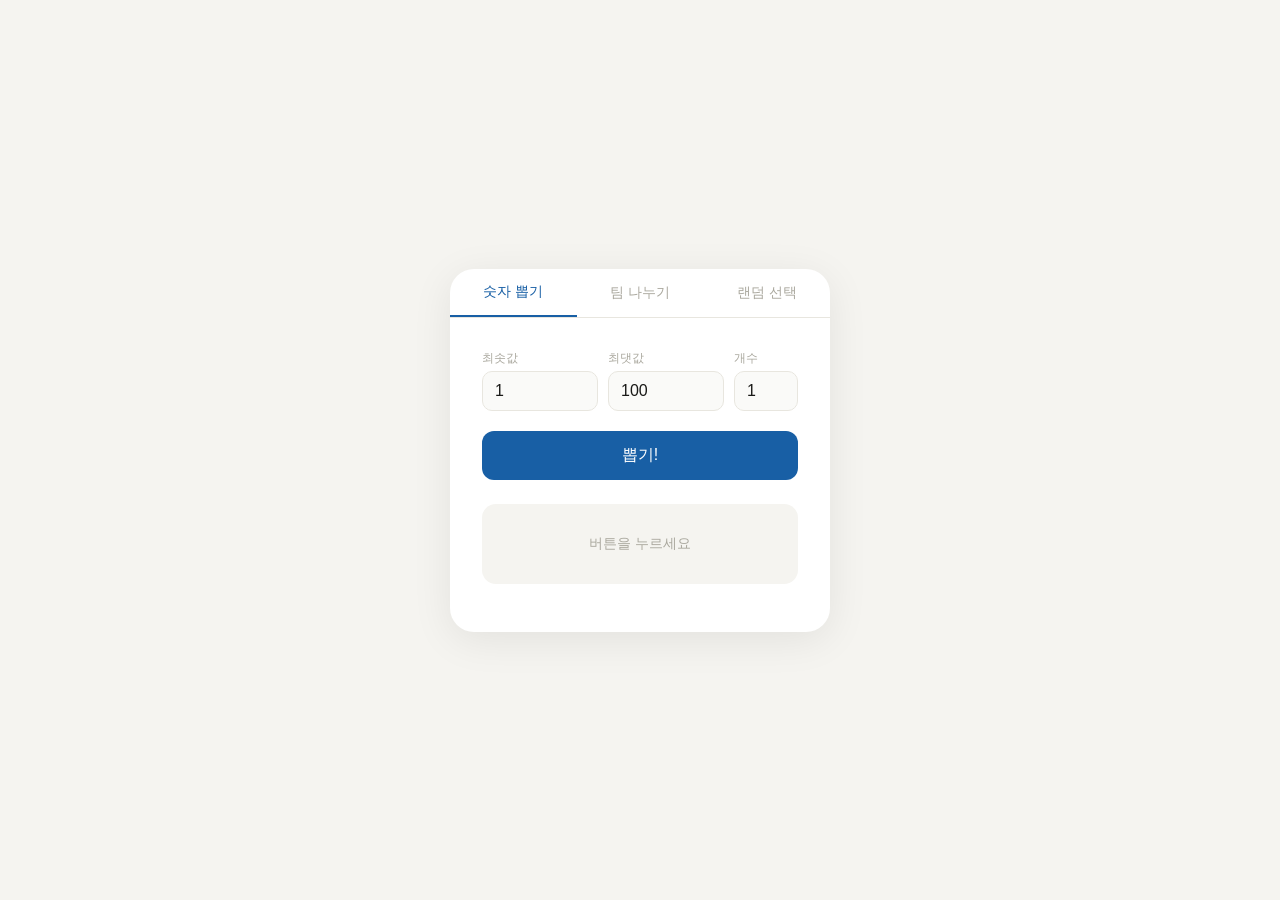
<file: random/random.html>
<!DOCTYPE html>
<html lang="ko">
<head>
<meta charset="UTF-8"/>
<meta name="viewport" content="width=device-width,initial-scale=1.0"/>
<title>랜덤 뽑기</title>
<style>
*{box-sizing:border-box;margin:0;padding:0}
body{min-height:100vh;display:flex;align-items:center;justify-content:center;background:#f5f4f0;font-family:-apple-system,BlinkMacSystemFont,'Segoe UI',sans-serif}
.app{width:380px;background:#fff;border-radius:24px;box-shadow:0 8px 40px rgba(0,0,0,0.08);overflow:hidden}
.tabs{display:flex;border-bottom:1px solid #e8e6df}
.tab{flex:1;padding:14px;text-align:center;font-size:14px;font-weight:500;color:#aaa89e;cursor:pointer;border:none;background:none;transition:all 0.2s}
.tab.active{color:#185FA5;border-bottom:2px solid #185FA5}
.panel{display:none;padding:2rem}
.panel.active{display:block}
label{font-size:12px;color:#aaa89e;display:block;margin-bottom:4px}
.row{display:flex;gap:10px;align-items:flex-end;margin-bottom:1rem}
input[type=number],input[type=text]{width:100%;padding:10px 12px;border:1px solid #e8e6df;border-radius:10px;font-size:16px;color:#1a1a18;outline:none;background:#fafaf8}
input:focus{border-color:#185FA5;background:#fff}
.btn{width:100%;padding:14px;border-radius:12px;border:none;background:#185FA5;color:#fff;font-size:16px;font-weight:500;cursor:pointer;transition:all 0.15s;margin-top:4px}
.btn:hover{background:#378ADD}
.btn:active{transform:scale(0.98)}
.result-box{margin-top:1.5rem;background:#f5f4f0;border-radius:14px;padding:1.5rem;text-align:center;min-height:80px;display:flex;align-items:center;justify-content:center;flex-direction:column;gap:8px}
.big-num{font-size:56px;font-weight:300;color:#185FA5;line-height:1}
.result-label{font-size:12px;color:#aaa89e}
.history{margin-top:1rem;max-height:100px;overflow-y:auto;display:flex;flex-wrap:wrap;gap:6px}
.hist-tag{padding:4px 10px;background:#e8f0fb;color:#185FA5;border-radius:50px;font-size:12px}
.name-input-row{display:flex;gap:8px;margin-bottom:8px}
.name-input-row input{flex:1}
.add-btn{padding:10px 14px;border:1px solid #e8e6df;border-radius:10px;background:#fff;font-size:18px;cursor:pointer;color:#185FA5;transition:background 0.15s}
.add-btn:hover{background:#f0ede6}
.tags{display:flex;flex-wrap:wrap;gap:6px;min-height:36px;margin-bottom:1rem}
.tag{padding:6px 12px;background:#f0ede6;border-radius:50px;font-size:13px;color:#444;display:flex;align-items:center;gap:6px;cursor:default}
.tag button{background:none;border:none;color:#aaa;cursor:pointer;font-size:14px;line-height:1;padding:0}
.teams-result{margin-top:1rem}
.team-card{background:#f5f4f0;border-radius:12px;padding:1rem;margin-bottom:10px}
.team-title{font-size:12px;font-weight:500;color:#185FA5;margin-bottom:8px}
.team-members{display:flex;flex-wrap:wrap;gap:6px}
.member{padding:4px 10px;background:#fff;border-radius:50px;font-size:13px;color:#444;border:1px solid #e8e6df}
@media(prefers-color-scheme:dark){
  body{background:#1a1a18}
  .app{background:#2c2c2a;box-shadow:0 8px 40px rgba(0,0,0,0.4)}
  .tabs{border-color:#3a3a38}
  input[type=number],input[type=text]{background:#242422;border-color:#3a3a38;color:#f0ede6}
  input:focus{background:#2c2c2a}
  .result-box{background:#242422}
  .tag{background:#3a3a38;color:#d0cdc6}
  .hist-tag{background:#1a2a3a;color:#85B7EB}
  .team-card{background:#242422}
  .member{background:#3a3a38;border-color:#3a3a38;color:#d0cdc6}
  .add-btn{background:#3a3a38;border-color:#3a3a38;color:#85B7EB}
}
</style>
</head>
<body>
<div class="app">
  <div class="tabs">
    <button class="tab active" onclick="showTab('num')">숫자 뽑기</button>
    <button class="tab" onclick="showTab('team')">팀 나누기</button>
    <button class="tab" onclick="showTab('pick')">랜덤 선택</button>
  </div>

  <!-- 숫자 뽑기 -->
  <div class="panel active" id="panel-num">
    <div class="row">
      <div style="flex:1"><label>최솟값</label><input type="number" id="n-min" value="1"/></div>
      <div style="flex:1"><label>최댓값</label><input type="number" id="n-max" value="100"/></div>
      <div><label>개수</label><input type="number" id="n-count" value="1" min="1" style="width:64px"/></div>
    </div>
    <button class="btn" onclick="pickNum()">뽑기!</button>
    <div class="result-box" id="num-result"><span style="color:#aaa89e;font-size:14px">버튼을 누르세요</span></div>
    <div class="history" id="num-history"></div>
  </div>

  <!-- 팀 나누기 -->
  <div class="panel" id="panel-team">
    <div class="name-input-row">
      <input type="text" id="team-name-input" placeholder="이름 입력" onkeydown="if(event.key==='Enter')addName()"/>
      <button class="add-btn" onclick="addName()">+</button>
    </div>
    <div class="tags" id="name-tags"></div>
    <div class="row">
      <div style="flex:1"><label>팀 수</label><input type="number" id="team-count" value="2" min="2"/></div>
    </div>
    <button class="btn" onclick="makeTeams()">팀 나누기!</button>
    <div class="teams-result" id="teams-result"></div>
  </div>

  <!-- 랜덤 선택 -->
  <div class="panel" id="panel-pick">
    <div class="name-input-row">
      <input type="text" id="pick-input" placeholder="항목 입력" onkeydown="if(event.key==='Enter')addItem()"/>
      <button class="add-btn" onclick="addItem()">+</button>
    </div>
    <div class="tags" id="pick-tags"></div>
    <button class="btn" onclick="pickItem()">선택!</button>
    <div class="result-box" id="pick-result"><span style="color:#aaa89e;font-size:14px">항목을 추가하세요</span></div>
  </div>
</div>
<script>
function showTab(id){
  document.querySelectorAll('.tab').forEach((t,i)=>{t.classList.toggle('active',['num','team','pick'][i]===id);});
  document.querySelectorAll('.panel').forEach(p=>p.classList.remove('active'));
  document.getElementById('panel-'+id).classList.add('active');
}

// 숫자 뽑기
function pickNum(){
  const min=parseInt(document.getElementById('n-min').value);
  const max=parseInt(document.getElementById('n-max').value);
  const count=parseInt(document.getElementById('n-count').value)||1;
  if(min>=max){alert('최솟값이 최댓값보다 작아야 해요');return;}
  const results=[];
  const box=document.getElementById('num-result');
  if(count===1){
    const n=Math.floor(Math.random()*(max-min+1))+min;
    results.push(n);
    box.innerHTML=`<div class="big-num">${n}</div><div class="result-label">${min} ~ ${max} 중</div>`;
  }else{
    const pool=[];for(let i=min;i<=max;i++)pool.push(i);
    for(let i=0;i<Math.min(count,pool.length);i++){const j=Math.floor(Math.random()*(pool.length-i))+i;[pool[i],pool[j]]=[pool[j],pool[i]];results.push(pool[i]);}
    box.innerHTML=`<div style="font-size:28px;font-weight:300;color:#185FA5">${results.join(', ')}</div><div class="result-label">${count}개 뽑기</div>`;
  }
  const hist=document.getElementById('num-history');
  const tag=document.createElement('span');tag.className='hist-tag';tag.textContent=results.join(', ');
  hist.prepend(tag);
  if(hist.children.length>20)hist.lastChild.remove();
}

// 팀 나누기
let names=[];
function addName(){
  const inp=document.getElementById('team-name-input');
  const v=inp.value.trim();if(!v)return;
  names.push(v);inp.value='';renderNames();
}
function renderNames(){
  const el=document.getElementById('name-tags');el.innerHTML='';
  names.forEach((n,i)=>{
    const t=document.createElement('div');t.className='tag';
    t.innerHTML=`${n}<button onclick="removeName(${i})">×</button>`;
    el.appendChild(t);
  });
}
function removeName(i){names.splice(i,1);renderNames();}
function makeTeams(){
  if(names.length<2){alert('이름을 2명 이상 추가하세요');return;}
  const tc=parseInt(document.getElementById('team-count').value)||2;
  const shuffled=[...names].sort(()=>Math.random()-0.5);
  const teams=Array.from({length:tc},()=>[]);
  shuffled.forEach((n,i)=>teams[i%tc].push(n));
  const el=document.getElementById('teams-result');el.innerHTML='';
  const colors=['#185FA5','#0F6E56','#993C1D','#993556','#534AB7'];
  teams.forEach((t,i)=>{
    const card=document.createElement('div');card.className='team-card';
    card.innerHTML=`<div class="team-title" style="color:${colors[i%colors.length]}">팀 ${i+1}</div><div class="team-members">${t.map(m=>`<span class="member">${m}</span>`).join('')}</div>`;
    el.appendChild(card);
  });
}

// 랜덤 선택
let items=[];
function addItem(){
  const inp=document.getElementById('pick-input');
  const v=inp.value.trim();if(!v)return;
  items.push(v);inp.value='';renderItems();
}
function renderItems(){
  const el=document.getElementById('pick-tags');el.innerHTML='';
  items.forEach((n,i)=>{
    const t=document.createElement('div');t.className='tag';
    t.innerHTML=`${n}<button onclick="removeItem(${i})">×</button>`;
    el.appendChild(t);
  });
}
function removeItem(i){items.splice(i,1);renderItems();}
function pickItem(){
  if(!items.length){alert('항목을 추가하세요');return;}
  const chosen=items[Math.floor(Math.random()*items.length)];
  document.getElementById('pick-result').innerHTML=`<div style="font-size:36px;font-weight:400;color:#185FA5">${chosen}</div><div class="result-label">${items.length}개 중 선택</div>`;
}
</script>
</body>
</html>
</file>
